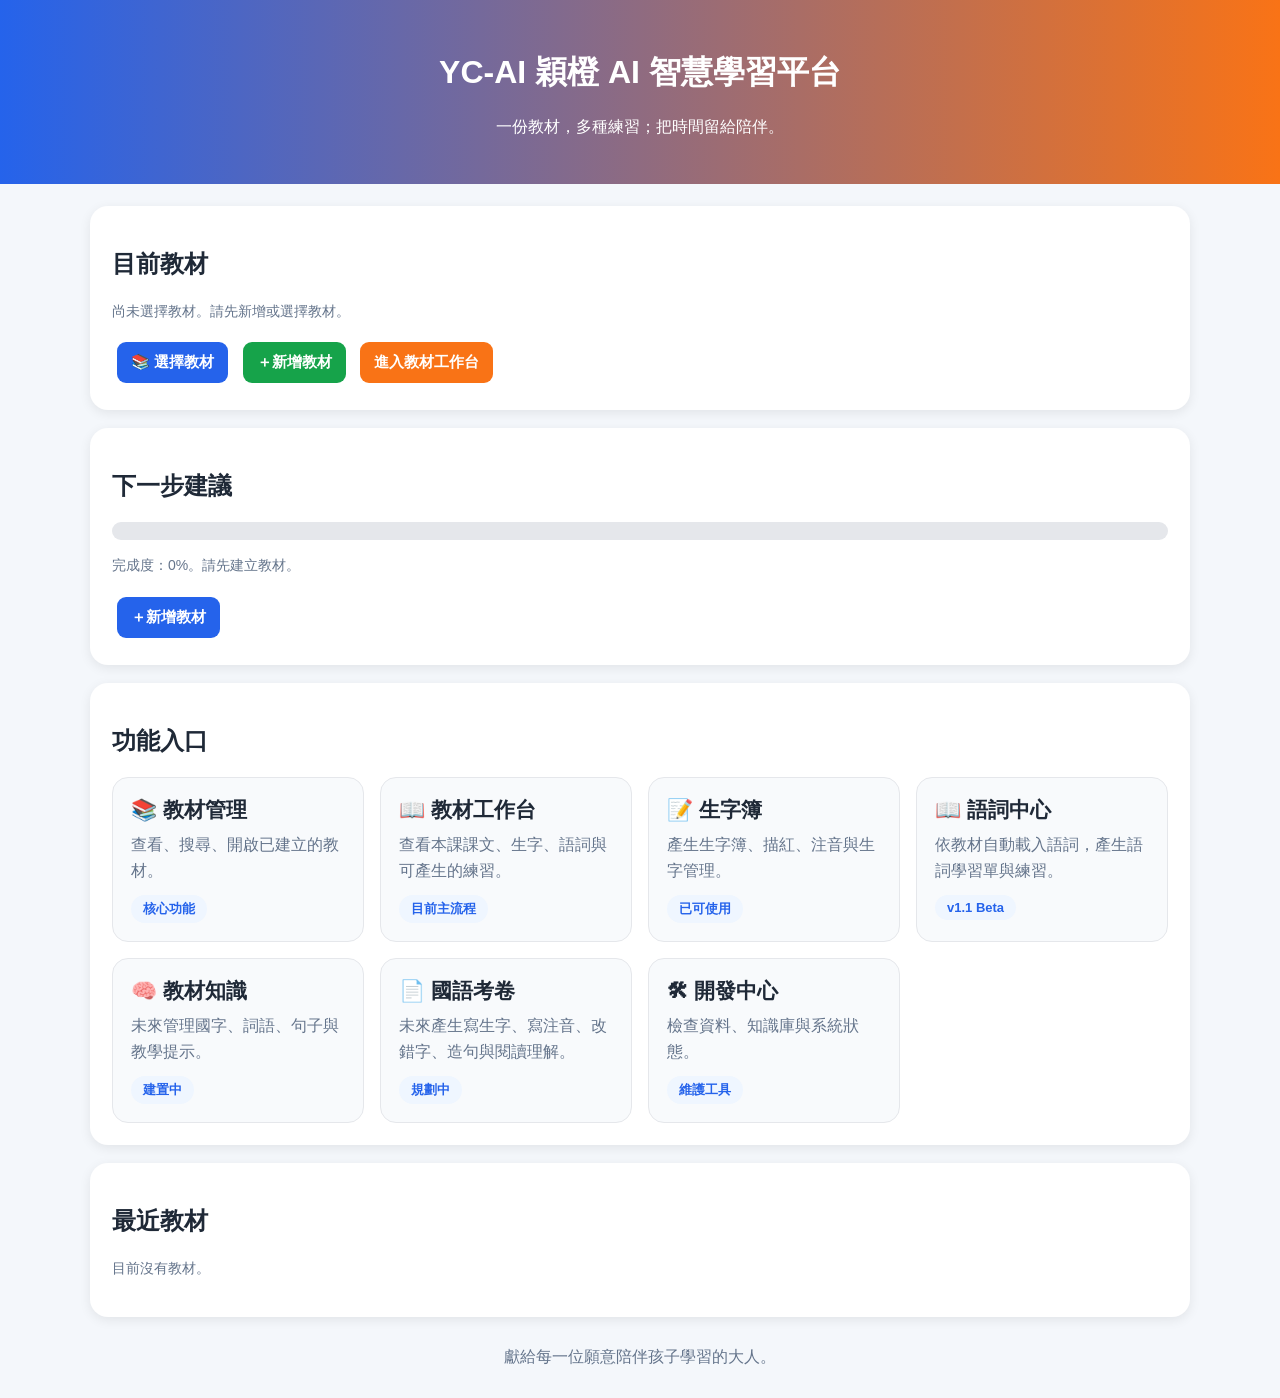
<file: index.html>
<!DOCTYPE html>
<html lang="zh-Hant">
<head>
<meta charset="UTF-8">
<meta name="viewport" content="width=device-width, initial-scale=1.0">
<title>YC-AI 穎橙 AI 智慧學習平台</title>
<meta http-equiv="refresh" content="0; url=dashboard.html">
</head>
<body>
正在前往 YC-AI 首頁...
</body>
</html>
</file>
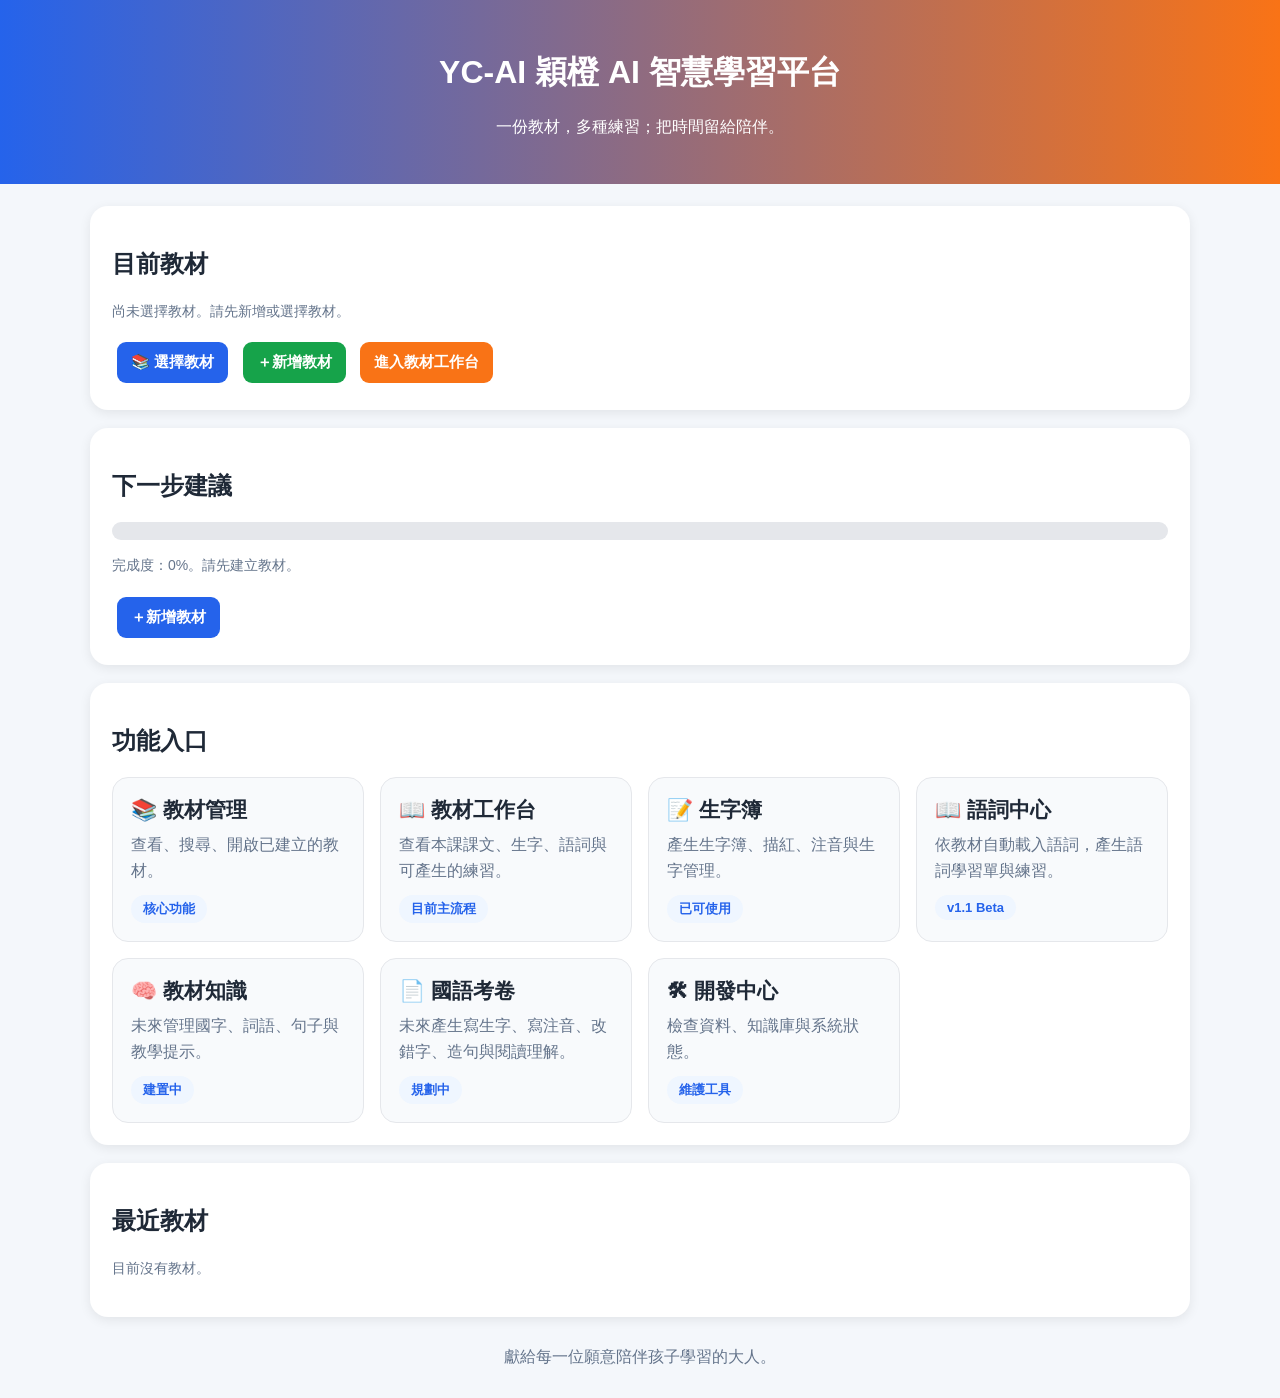
<file: dashboard.html>
<!DOCTYPE html>
<html lang="zh-Hant">
<head>
<meta charset="UTF-8">
<meta name="viewport" content="width=device-width, initial-scale=1.0">
<title>YC-AI 穎橙 AI 智慧學習平台</title>

<style>
body{margin:0;font-family:"Microsoft JhengHei",sans-serif;background:#f4f7fb;color:#1f2937;}
header{background:linear-gradient(90deg,#2563eb,#f97316);color:white;text-align:center;padding:30px 16px;}
main{max-width:1100px;margin:22px auto;padding:0 16px;}
.panel{background:white;border-radius:18px;padding:22px;margin-bottom:18px;box-shadow:0 3px 12px rgba(0,0,0,.08);}
.grid{display:grid;grid-template-columns:repeat(auto-fit,minmax(240px,1fr));gap:16px;}
.card{background:#f8fafc;border:1px solid #e5e7eb;border-radius:16px;padding:18px;cursor:pointer;}
.card:hover{border-color:#2563eb;}
.card h3{margin:0 0 8px;font-size:21px;}
.card p{margin:0;color:#64748b;line-height:1.6;}
.badge{display:inline-block;margin-top:12px;padding:5px 12px;border-radius:999px;background:#eff6ff;color:#2563eb;font-size:13px;font-weight:bold;}
button{border:0;border-radius:9px;padding:11px 14px;margin:5px;background:#2563eb;color:white;font-weight:bold;cursor:pointer;font-size:15px;}
button.green{background:#16a34a;}
button.orange{background:#f97316;}
button.gray{background:#64748b;}
.progress{height:18px;background:#e5e7eb;border-radius:999px;overflow:hidden;}
.progress div{height:100%;background:#16a34a;width:0%;}
.small{color:#64748b;font-size:14px;line-height:1.7;}
.lesson-item{border-bottom:1px solid #e5e7eb;padding:10px 0;cursor:pointer;}
.lesson-item:last-child{border-bottom:none;}
.lesson-item b{font-size:16px;}
.lesson-item span{display:block;color:#64748b;font-size:14px;margin-top:4px;}
footer{text-align:center;color:#64748b;margin:30px 0;}
</style>
</head>

<body>

<header>
  <h1>YC-AI 穎橙 AI 智慧學習平台</h1>
  <p>一份教材，多種練習；把時間留給陪伴。</p>
</header>

<main>

<section class="panel">
  <h2>目前教材</h2>
  <div id="currentLesson">讀取中...</div>
  <div style="margin-top:12px;">
    <button onclick="location.href='lesson-library.html'">📚 選擇教材</button>
    <button class="green" onclick="location.href='lesson.html'">＋新增教材</button>
    <button class="orange" onclick="location.href='lesson-workspace.html'">進入教材工作台</button>
  </div>
</section>

<section class="panel">
  <h2>下一步建議</h2>
  <div class="progress"><div id="progressBar"></div></div>
  <p id="progressText" class="small"></p>
  <div id="nextActions"></div>
</section>

<section class="panel">
  <h2>功能入口</h2>
  <div class="grid">

    <div class="card" onclick="location.href='lesson-library.html'">
      <h3>📚 教材管理</h3>
      <p>查看、搜尋、開啟已建立的教材。</p>
      <span class="badge">核心功能</span>
    </div>

    <div class="card" onclick="location.href='lesson-workspace.html'">
      <h3>📖 教材工作台</h3>
      <p>查看本課課文、生字、語詞與可產生的練習。</p>
      <span class="badge">目前主流程</span>
    </div>

    <div class="card" onclick="location.href='vocabulary.html'">
      <h3>📝 生字簿</h3>
      <p>產生生字簿、描紅、注音與生字管理。</p>
      <span class="badge">已可使用</span>
    </div>

<div class="card" onclick="location.href='phrase.html'">
  <h3>📖 語詞中心</h3>
  <p>依教材自動載入語詞，產生語詞學習單與練習。</p>
  <span class="badge">v1.1 Beta</span>
</div>
    <div class="card" onclick="location.href='knowledge.html'">
      <h3>🧠 教材知識</h3>
      <p>未來管理國字、詞語、句子與教學提示。</p>
      <span class="badge">建置中</span>
    </div>

    <div class="card" onclick="alert('國語考卷模組尚未建立')">
      <h3>📄 國語考卷</h3>
      <p>未來產生寫生字、寫注音、改錯字、造句與閱讀理解。</p>
      <span class="badge">規劃中</span>
    </div>

    <div class="card" onclick="location.href='developer.html'">
      <h3>🛠 開發中心</h3>
      <p>檢查資料、知識庫與系統狀態。</p>
      <span class="badge">維護工具</span>
    </div>

  </div>
</section>

<section class="panel">
  <h2>最近教材</h2>
  <div id="recentLessons">讀取中...</div>
</section>

</main>

<footer>
  獻給每一位願意陪伴孩子學習的大人。
</footer>

<script>
function gradeText(grade){
  const map={1:"一年級",2:"二年級",3:"三年級",4:"四年級",5:"五年級",6:"六年級"};
  return map[grade] || grade+"年級";
}

function semesterText(semester){
  return Number(semester)===1 ? "第一學期" : "第二學期";
}

function getAllLessons(){
  const lessons=[];
  for(let i=0;i<localStorage.length;i++){
    const key=localStorage.key(i);
    if(!key || !key.startsWith("YC_LESSON_")) continue;
    try{
      lessons.push({key,data:JSON.parse(localStorage.getItem(key))});
    }catch(e){}
  }
  lessons.sort((a,b)=>(b.data.updatedAt||"").localeCompare(a.data.updatedAt||""));
  return lessons;
}

function lessonMeta(d){
  return `${d.schoolYear}學年度｜${gradeText(d.grade)}｜${d.subject}｜${d.publisher}｜${semesterText(d.semester)}｜第${d.lesson}課`;
}

function getCurrentLesson(){
  const key=localStorage.getItem("YC_LAST_LESSON_KEY");
  if(!key) return null;
  const raw=localStorage.getItem(key);
  if(!raw) return null;
  return {key,data:JSON.parse(raw)};
}

function renderCurrentLesson(){
  const box=document.getElementById("currentLesson");
  const current=getCurrentLesson();

  if(!current){
    box.innerHTML='<p class="small">尚未選擇教材。請先新增或選擇教材。</p>';
    renderProgress(null);
    return;
  }

  const d=current.data;
  box.innerHTML=`
    <h3>${d.title || "未命名教材"}</h3>
    <p class="small">${lessonMeta(d)}</p>
  `;

  renderProgress(d);
}

function renderProgress(d){
  if(!d){
    document.getElementById("progressBar").style.width="0%";
    document.getElementById("progressText").textContent="完成度：0%。請先建立教材。";
    document.getElementById("nextActions").innerHTML='<button onclick="location.href=\'lesson.html\'">＋新增教材</button>';
    return;
  }

  const hasText=!!d.text;
  const hasWords=Array.isArray(d.newWords)&&d.newWords.length>0;
  const hasPhrases=Array.isArray(d.phrases)&&d.phrases.length>0;
  const hasGoals=Array.isArray(d.learningGoals)&&d.learningGoals.length>0;

  const score=[hasText,hasWords,hasPhrases,hasGoals].filter(Boolean).length;
  const percent=Math.round(score/4*100);

  document.getElementById("progressBar").style.width=percent+"%";
  document.getElementById("progressText").textContent=`教材完成度：${percent}%`;

  let html="";
  if(!hasText) html+="<button onclick=\"location.href='lesson.html'\">補課文</button>";
  if(!hasWords) html+="<button onclick=\"location.href='lesson.html'\">補生字</button>";
  if(!hasPhrases) html+="<button onclick=\"location.href='lesson.html'\">補語詞</button>";
  if(percent===100){
    html+="<button class='orange' onclick=\"location.href='lesson-workspace.html'\">進入教材工作台</button>";
    html+="<button onclick=\"location.href='vocabulary.html'\">產生生字簿</button>";
  }

  document.getElementById("nextActions").innerHTML=html;
}

function renderRecentLessons(){
  const box=document.getElementById("recentLessons");
  const lessons=getAllLessons().slice(0,5);

  if(!lessons.length){
    box.innerHTML='<p class="small">目前沒有教材。</p>';
    return;
  }

  box.innerHTML=lessons.map(item=>{
    const d=item.data;
    return `
      <div class="lesson-item" onclick="openLesson('${item.key}')">
        <b>${d.title || "未命名教材"}</b>
        <span>${lessonMeta(d)}</span>
      </div>
    `;
  }).join("");
}

function openLesson(key){
  localStorage.setItem("YC_LAST_LESSON_KEY",key);
  location.href="lesson-workspace.html";
}

renderCurrentLesson();
renderRecentLessons();
</script>

</body>
</html>
</file>
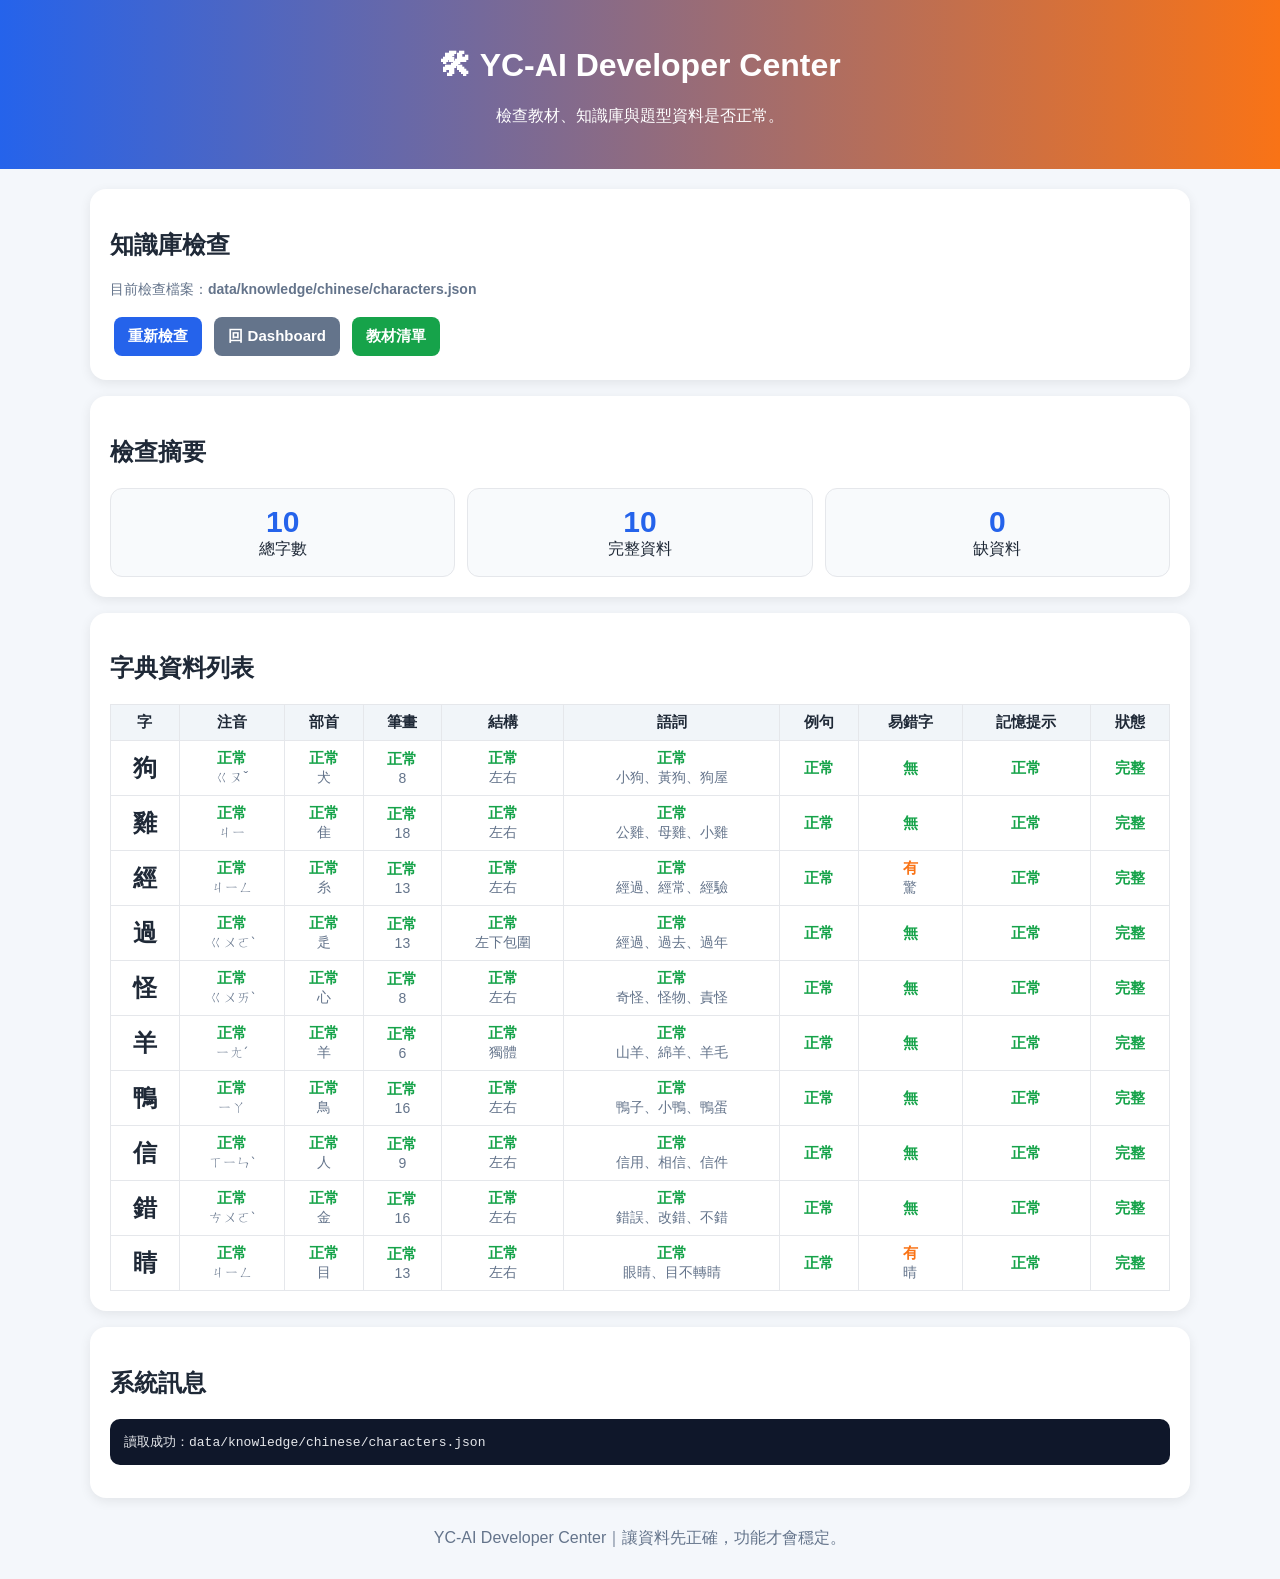
<file: developer.html>
<!DOCTYPE html>
<html lang="zh-Hant">
<head>
<meta charset="UTF-8">
<meta name="viewport" content="width=device-width, initial-scale=1.0">
<title>Developer Center｜YC-AI</title>

<style>
body{
  margin:0;
  font-family:"Microsoft JhengHei",sans-serif;
  background:#f4f7fb;
  color:#1f2937;
}

header{
  background:linear-gradient(90deg,#2563eb,#f97316);
  color:white;
  text-align:center;
  padding:26px 16px;
}

main{
  max-width:1100px;
  margin:20px auto;
  padding:0 16px;
}

.panel{
  background:white;
  border-radius:16px;
  padding:20px;
  margin-bottom:16px;
  box-shadow:0 3px 12px rgba(0,0,0,.08);
}

button{
  border:0;
  border-radius:8px;
  padding:10px 14px;
  background:#2563eb;
  color:white;
  font-weight:bold;
  cursor:pointer;
  font-size:15px;
  margin:4px;
}

button.gray{background:#64748b;}
button.green{background:#16a34a;}

.summary{
  display:grid;
  grid-template-columns:repeat(auto-fit,minmax(180px,1fr));
  gap:12px;
}

.card{
  background:#f8fafc;
  border:1px solid #e5e7eb;
  border-radius:12px;
  padding:16px;
  text-align:center;
}

.card strong{
  display:block;
  font-size:30px;
  color:#2563eb;
}

table{
  width:100%;
  border-collapse:collapse;
  margin-top:12px;
  font-size:15px;
}

th,td{
  border:1px solid #e5e7eb;
  padding:8px;
  text-align:center;
}

th{
  background:#f1f5f9;
}

.ok{
  color:#16a34a;
  font-weight:bold;
}

.bad{
  color:#dc2626;
  font-weight:bold;
}

.warn{
  color:#f97316;
  font-weight:bold;
}

.small{
  color:#64748b;
  font-size:14px;
}

pre{
  background:#0f172a;
  color:#e5e7eb;
  padding:14px;
  border-radius:10px;
  overflow:auto;
}

footer{
  text-align:center;
  color:#64748b;
  margin:30px 0;
}
</style>
</head>

<body>

<header>
  <h1>🛠 YC-AI Developer Center</h1>
  <p>檢查教材、知識庫與題型資料是否正常。</p>
</header>

<main>

<div class="panel">
  <h2>知識庫檢查</h2>
  <p class="small">
    目前檢查檔案：<b>data/knowledge/chinese/characters.json</b>
  </p>

  <button onclick="loadCharacters()">重新檢查</button>
  <button class="gray" onclick="location.href='dashboard.html'">回 Dashboard</button>
  <button class="green" onclick="location.href='lesson-library.html'">教材清單</button>
</div>

<div class="panel">
  <h2>檢查摘要</h2>
  <div class="summary">
    <div class="card">
      <strong id="totalChars">0</strong>
      總字數
    </div>
    <div class="card">
      <strong id="completeChars">0</strong>
      完整資料
    </div>
    <div class="card">
      <strong id="missingChars">0</strong>
      缺資料
    </div>
  </div>
</div>

<div class="panel">
  <h2>字典資料列表</h2>
  <div id="result">尚未讀取資料。</div>
</div>

<div class="panel">
  <h2>系統訊息</h2>
  <pre id="log">等待檢查...</pre>
</div>

</main>

<footer>
  YC-AI Developer Center｜讓資料先正確，功能才會穩定。
</footer>

<script>
const CHARACTER_PATH = "data/knowledge/chinese/characters.json";

function log(message){
  document.getElementById("log").textContent = message;
}

function checkArray(value){
  return Array.isArray(value) && value.length > 0;
}

function checkString(value){
  return typeof value === "string" && value.trim() !== "";
}

function checkNumber(value){
  return typeof value === "number" && value > 0;
}

function statusIcon(ok){
  return ok ? '<span class="ok">正常</span>' : '<span class="bad">缺</span>';
}

function checkCharacter(item){
  const checks = {
    char: checkString(item.char),
    zhuyin: checkArray(item.zhuyin),
    radical: checkString(item.radical),
    strokes: checkNumber(item.strokes),
    structure: checkString(item.structure),
    phrases: checkArray(item.phrases),
    sentences: checkArray(item.sentences),
    mistakes: Array.isArray(item.mistakes),
    similar: Array.isArray(item.similar),
    memoryTip: checkString(item.memoryTip),
    tags: Array.isArray(item.tags)
  };

  const required = [
    "char",
    "zhuyin",
    "radical",
    "strokes",
    "structure",
    "phrases",
    "sentences",
    "mistakes",
    "similar",
    "memoryTip",
    "tags"
  ];

  const complete = required.every(k => checks[k]);

  return {checks,complete};
}

async function loadCharacters(){
  try{
    log("正在讀取 characters.json ...");

    const response = await fetch(CHARACTER_PATH + "?t=" + Date.now());

    if(!response.ok){
      throw new Error("HTTP " + response.status);
    }

    const data = await response.json();

    renderCharacters(data);

    log("讀取成功：" + CHARACTER_PATH);
  }catch(error){
    document.getElementById("result").innerHTML =
      '<p class="bad">讀取失敗，請確認 characters.json 路徑與 JSON 格式是否正確。</p>';

    document.getElementById("totalChars").textContent = "0";
    document.getElementById("completeChars").textContent = "0";
    document.getElementById("missingChars").textContent = "0";

    log("錯誤：" + error.message);
  }
}

function renderCharacters(data){
  const keys = Object.keys(data || {});
  let completeCount = 0;

  let html = `
    <table>
      <thead>
        <tr>
          <th>字</th>
          <th>注音</th>
          <th>部首</th>
          <th>筆畫</th>
          <th>結構</th>
          <th>語詞</th>
          <th>例句</th>
          <th>易錯字</th>
          <th>記憶提示</th>
          <th>狀態</th>
        </tr>
      </thead>
      <tbody>
  `;

  keys.forEach(charKey=>{
    const item = data[charKey];
    const result = checkCharacter(item);

    if(result.complete){
      completeCount++;
    }

    html += `
      <tr>
        <td style="font-size:24px;font-weight:bold;">${item.char || charKey}</td>
        <td>${statusIcon(result.checks.zhuyin)}<br><span class="small">${(item.zhuyin || []).join("、")}</span></td>
        <td>${statusIcon(result.checks.radical)}<br><span class="small">${item.radical || ""}</span></td>
        <td>${statusIcon(result.checks.strokes)}<br><span class="small">${item.strokes || ""}</span></td>
        <td>${statusIcon(result.checks.structure)}<br><span class="small">${item.structure || ""}</span></td>
        <td>${statusIcon(result.checks.phrases)}<br><span class="small">${(item.phrases || []).slice(0,3).join("、")}</span></td>
        <td>${statusIcon(result.checks.sentences)}</td>
        <td>${Array.isArray(item.mistakes) && item.mistakes.length ? '<span class="warn">有</span>' : '<span class="ok">無</span>'}<br><span class="small">${(item.mistakes || []).join("、")}</span></td>
        <td>${statusIcon(result.checks.memoryTip)}</td>
        <td>${result.complete ? '<span class="ok">完整</span>' : '<span class="bad">需補</span>'}</td>
      </tr>
    `;
  });

  html += `
      </tbody>
    </table>
  `;

  if(keys.length === 0){
    html = '<p class="warn">characters.json 目前沒有資料。</p>';
  }

  document.getElementById("result").innerHTML = html;
  document.getElementById("totalChars").textContent = keys.length;
  document.getElementById("completeChars").textContent = completeCount;
  document.getElementById("missingChars").textContent = keys.length - completeCount;
}

loadCharacters();
</script>

</body>
</html>
</file>
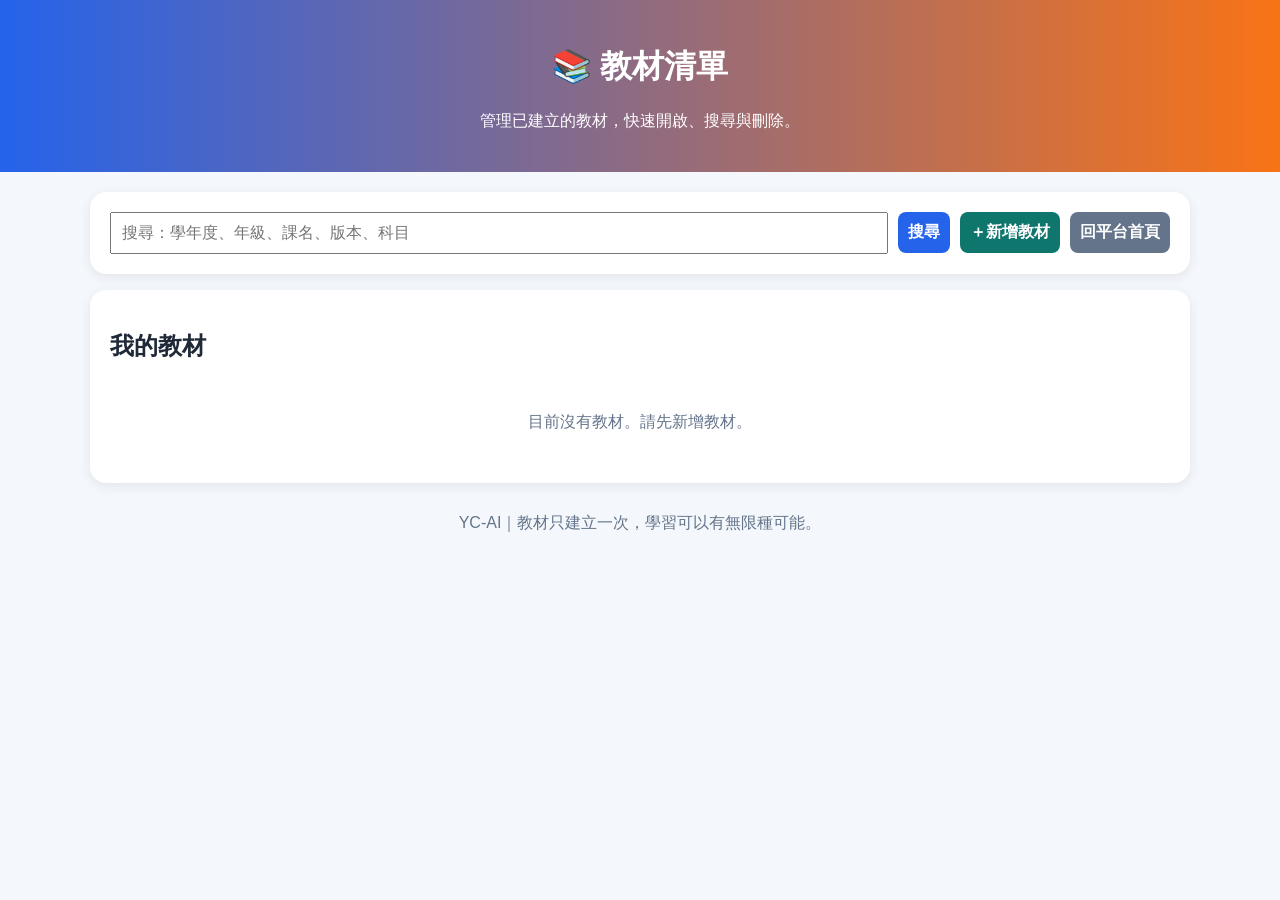
<file: lesson-library.html>
<!DOCTYPE html>
<html lang="zh-Hant">
<head>
<meta charset="UTF-8">
<meta name="viewport" content="width=device-width, initial-scale=1.0">
<title>教材清單｜穎橙 AI 學習平台</title>

<style>
body{
  margin:0;
  font-family:"Microsoft JhengHei",sans-serif;
  background:#f4f7fb;
  color:#1f2937;
}

header{
  background:linear-gradient(90deg,#2563eb,#f97316);
  color:white;
  text-align:center;
  padding:24px 16px;
}

main{
  max-width:1100px;
  margin:20px auto;
  padding:0 16px;
}

.panel{
  background:white;
  border-radius:16px;
  padding:20px;
  margin-bottom:16px;
  box-shadow:0 3px 12px rgba(0,0,0,.08);
}

.topbar{
  display:flex;
  gap:10px;
  flex-wrap:wrap;
  align-items:center;
}

input,button{
  box-sizing:border-box;
  padding:10px;
  font-size:16px;
}

input{
  flex:1;
  min-width:220px;
}

button{
  border:0;
  border-radius:8px;
  color:white;
  font-weight:bold;
  cursor:pointer;
}

.primary{background:#2563eb;}
.green{background:#0f766e;}
.gray{background:#64748b;}
.red{background:#dc2626;}

.lesson-card{
  background:white;
  border-radius:14px;
  padding:16px;
  margin-bottom:12px;
  border:1px solid #e5e7eb;
  box-shadow:0 2px 8px rgba(0,0,0,.05);
}

.lesson-card h3{
  margin:0 0 8px;
}

.meta{
  color:#64748b;
  font-size:14px;
  line-height:1.7;
}

.badge{
  display:inline-block;
  background:#eff6ff;
  color:#2563eb;
  border-radius:999px;
  padding:4px 10px;
  margin:3px;
  font-size:13px;
}

.actions{
  margin-top:12px;
  display:flex;
  gap:8px;
  flex-wrap:wrap;
}

.actions button{
  min-width:90px;
}

.empty{
  text-align:center;
  color:#64748b;
  padding:30px;
}

footer{
  text-align:center;
  color:#64748b;
  margin:30px 0;
}

@media screen and (max-width:768px){
  .topbar{
    display:block;
  }

  input,button{
    width:100%;
    margin-top:8px;
  }

  .actions button{
    width:100%;
  }
}
</style>
</head>

<body>

<header>
  <h1>📚 教材清單</h1>
  <p>管理已建立的教材，快速開啟、搜尋與刪除。</p>
</header>

<main>

<div class="panel">
  <div class="topbar">
    <input id="searchInput" type="text" placeholder="搜尋：學年度、年級、課名、版本、科目">
    <button class="primary" onclick="renderLessons()">搜尋</button>
    <button class="green" onclick="location.href='lesson.html'">＋新增教材</button>
    <button class="gray" onclick="location.href='platform.html'">回平台首頁</button>
  </div>
</div>

<div class="panel">
  <h2>我的教材</h2>
  <div id="lessonList" class="empty">讀取中...</div>
</div>

</main>

<footer>
  YC-AI｜教材只建立一次，學習可以有無限種可能。
</footer>

<script>
function getAllLessons(){
  const lessons=[];

  for(let i=0;i<localStorage.length;i++){
    const key=localStorage.key(i);

    if(!key || !key.startsWith("YC_LESSON_")) continue;

    try{
      const data=JSON.parse(localStorage.getItem(key));
      lessons.push({key,data});
    }catch(e){
      console.warn("教材讀取失敗",key,e);
    }
  }

  lessons.sort((a,b)=>{
    const da=a.data.updatedAt || "";
    const db=b.data.updatedAt || "";
    return db.localeCompare(da);
  });

  return lessons;
}

function gradeText(grade){
  const map={
    1:"一年級",
    2:"二年級",
    3:"三年級",
    4:"四年級",
    5:"五年級",
    6:"六年級"
  };
  return map[grade] || grade+"年級";
}

function semesterText(semester){
  return Number(semester)===1 ? "第一學期" : "第二學期";
}

function formatDate(iso){
  if(!iso) return "未紀錄";
  try{
    const d=new Date(iso);
    return d.toLocaleString("zh-TW");
  }catch(e){
    return iso;
  }
}

function lessonTitle(data){
  return `${data.schoolYear || ""}學年度｜${gradeText(data.grade)}｜${data.subject || ""}｜${data.publisher || ""}｜${semesterText(data.semester)}｜第${data.lesson || ""}課`;
}

function lessonSearchText(item){
  const d=item.data;
  return [
    item.key,
    d.schoolYear,
    d.grade,
    d.subject,
    d.publisher,
    d.semester,
    d.lesson,
    d.title,
    (d.newWords || []).join(""),
    (d.phrases || []).join("")
  ].join(" ").toLowerCase();
}

function renderLessons(){
  const box=document.getElementById("lessonList");
  const keyword=document.getElementById("searchInput").value.trim().toLowerCase();

  let lessons=getAllLessons();

  if(keyword){
    lessons=lessons.filter(item=>lessonSearchText(item).includes(keyword));
  }

  if(!lessons.length){
    box.className="empty";
    box.innerHTML="目前沒有教材。請先新增教材。";
    return;
  }

  box.className="";

  let html="";

  lessons.forEach(item=>{
    const d=item.data;

    html+=`
      <div class="lesson-card">
        <h3>${d.title || "未命名教材"}</h3>

        <div class="meta">
          ${lessonTitle(d)}<br>
          最後修改：${formatDate(d.updatedAt)}<br>
          教材代碼：${item.key}
        </div>

        <div style="margin-top:8px;">
          ${(d.newWords || []).slice(0,12).map(w=>`<span class="badge">${w}</span>`).join("")}
        </div>

        <div class="actions">
          <button class="primary" onclick="openLesson('${item.key}')">開啟</button>
          <button class="green" onclick="exportLesson('${item.key}')">匯出</button>
          <button class="red" onclick="deleteLesson('${item.key}')">刪除</button>
        </div>
      </div>
    `;
  });

  box.innerHTML=html;
}

function openLesson(key){
  localStorage.setItem("YC_LAST_LESSON_KEY",key);
  location.href="lesson.html";
}

function deleteLesson(key){
  if(!confirm("確定要刪除這份教材？\\n刪除後無法復原。")) return;

  localStorage.removeItem(key);

  if(localStorage.getItem("YC_LAST_LESSON_KEY")===key){
    localStorage.removeItem("YC_LAST_LESSON_KEY");
  }

  renderLessons();
}

function exportLesson(key){
  const raw=localStorage.getItem(key);

  if(!raw){
    alert("找不到教材資料。");
    return;
  }

  const data=JSON.parse(raw);
  const blob=new Blob([JSON.stringify(data,null,2)],{type:"application/json"});
  const url=URL.createObjectURL(blob);

  const a=document.createElement("a");
  a.href=url;
  a.download=`lesson_${data.schoolYear}_${data.publisher}_G${data.grade}_S${data.semester}_L${data.lesson}.json`;
  a.click();

  URL.revokeObjectURL(url);
}

document.getElementById("searchInput").addEventListener("input",renderLessons);

renderLessons();
</script>

</body>
</html>
</file>
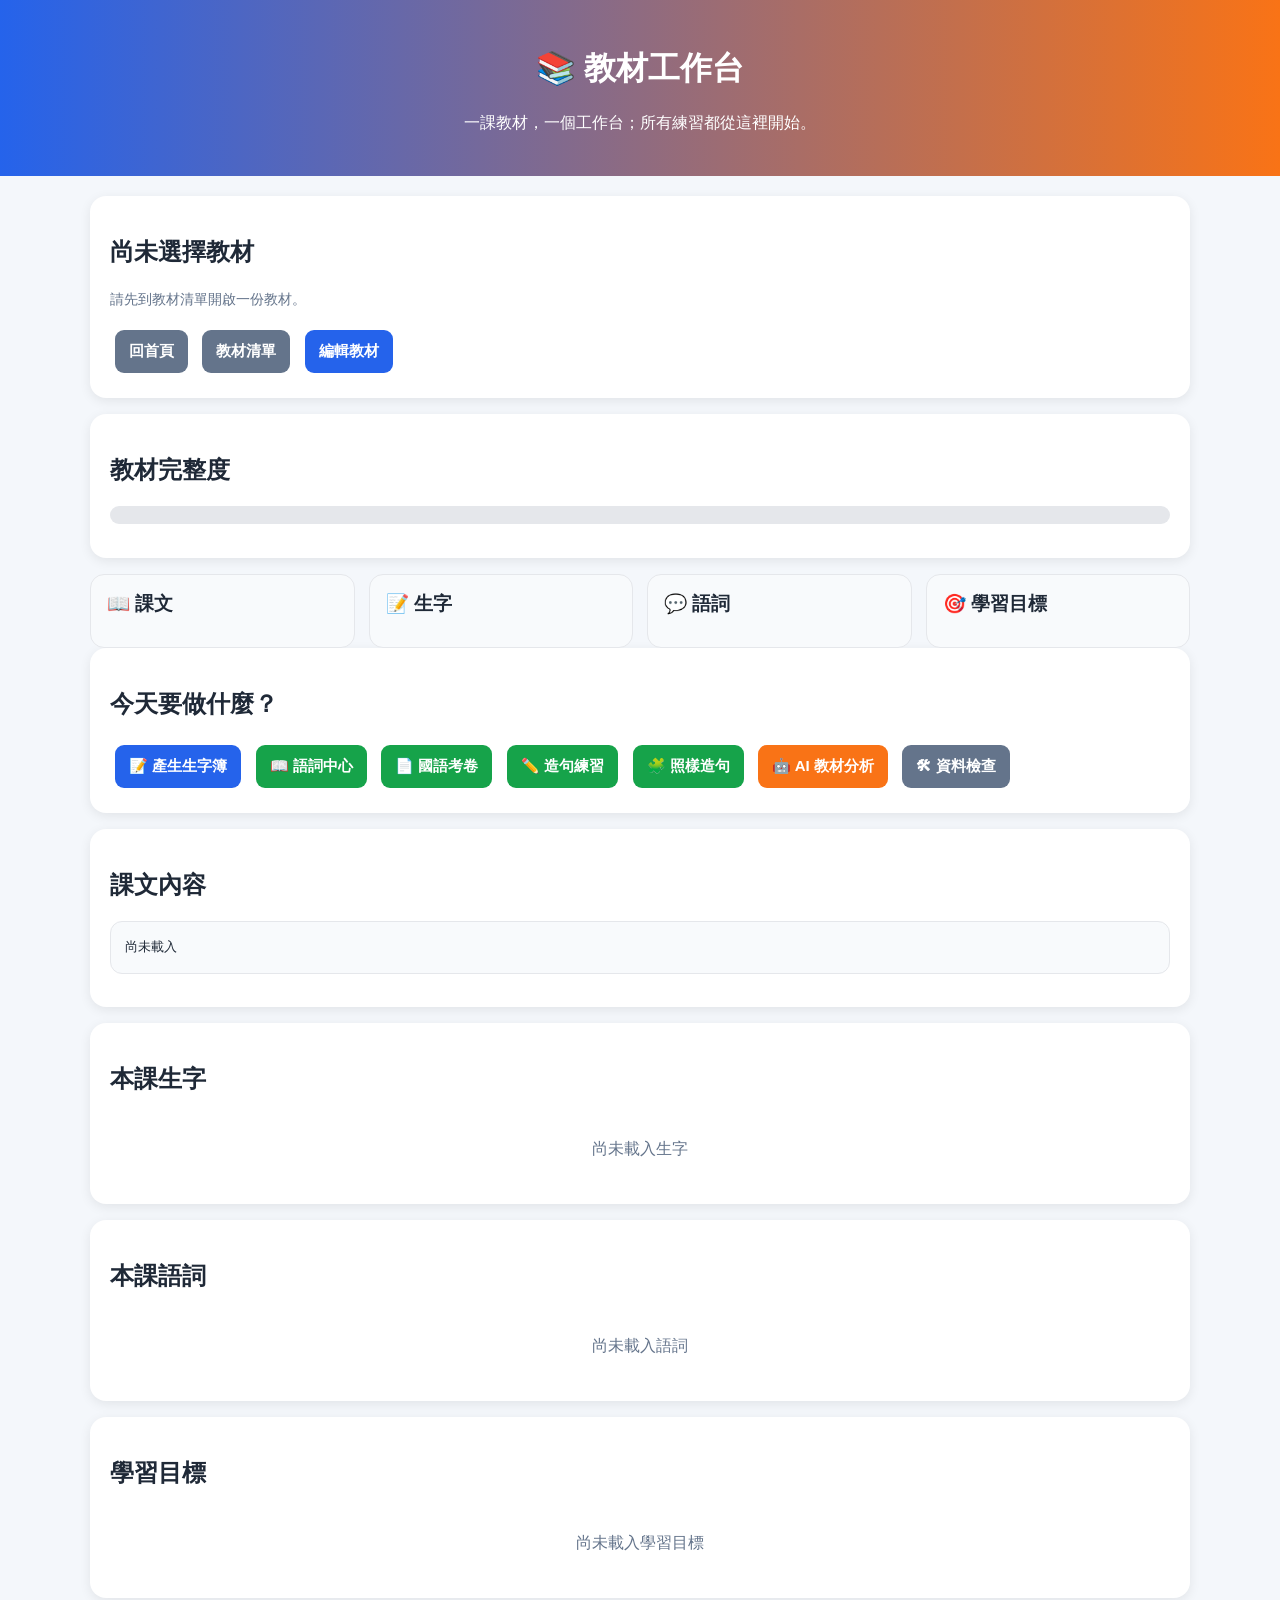
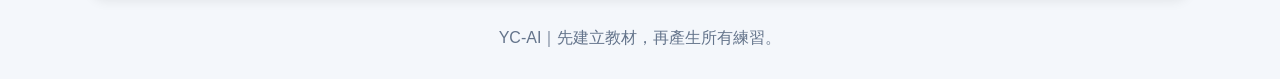
<file: lesson-workspace.html>
<!DOCTYPE html>
<html lang="zh-Hant">
<head>
<meta charset="UTF-8">
<meta name="viewport" content="width=device-width, initial-scale=1.0">
<title>教材工作台｜YC-AI</title>
<style>
body{margin:0;font-family:"Microsoft JhengHei",sans-serif;background:#f4f7fb;color:#1f2937;}
header{background:linear-gradient(90deg,#2563eb,#f97316);color:white;text-align:center;padding:26px 16px;}
main{max-width:1100px;margin:20px auto;padding:0 16px;}
.panel{background:white;border-radius:16px;padding:20px;margin-bottom:16px;box-shadow:0 3px 12px rgba(0,0,0,.08);}
.grid{display:grid;grid-template-columns:repeat(auto-fit,minmax(220px,1fr));gap:14px;}
.card{background:#f8fafc;border:1px solid #e5e7eb;border-radius:14px;padding:16px;}
.card h3{margin:0 0 8px;}
.badge{display:inline-block;background:#eff6ff;color:#2563eb;border-radius:999px;padding:5px 11px;margin:4px;font-size:14px;}
button{border:0;border-radius:9px;padding:12px 14px;margin:5px;background:#2563eb;color:white;font-weight:bold;cursor:pointer;font-size:15px;}
button.green{background:#16a34a;}
button.orange{background:#f97316;}
button.gray{background:#64748b;}
.progress{height:18px;background:#e5e7eb;border-radius:999px;overflow:hidden;}
.progress div{height:100%;background:#16a34a;width:0%;}
.small{color:#64748b;font-size:14px;line-height:1.7;}
pre{white-space:pre-wrap;line-height:1.8;background:#f8fafc;border:1px solid #e5e7eb;border-radius:12px;padding:14px;}
.empty{text-align:center;color:#64748b;padding:24px;}
footer{text-align:center;color:#64748b;margin:30px 0;}
</style>
</head>

<body>

<header>
  <h1>📚 教材工作台</h1>
  <p>一課教材，一個工作台；所有練習都從這裡開始。</p>
</header>

<main>

<div class="panel">
  <h2 id="lessonTitle">讀取教材中...</h2>
  <p id="lessonMeta" class="small"></p>
  <button class="gray" onclick="location.href='dashboard.html'">回首頁</button>
  <button class="gray" onclick="location.href='lesson-library.html'">教材清單</button>
  <button onclick="location.href='lesson.html'">編輯教材</button>
</div>

<div class="panel">
  <h2>教材完整度</h2>
  <div class="progress"><div id="progressBar"></div></div>
  <p id="progressText" class="small"></p>
</div>

<div class="grid">
  <div class="card">
    <h3>📖 課文</h3>
    <p id="textStatus" class="small"></p>
  </div>
  <div class="card">
    <h3>📝 生字</h3>
    <p id="wordStatus" class="small"></p>
  </div>
  <div class="card">
    <h3>💬 語詞</h3>
    <p id="phraseStatus" class="small"></p>
  </div>
  <div class="card">
    <h3>🎯 學習目標</h3>
    <p id="goalStatus" class="small"></p>
  </div>
</div>

<div class="panel">
  <h2>今天要做什麼？</h2>
 <button onclick="location.href='vocabulary.html'">📝 產生生字簿</button>
<button class="green" onclick="location.href='phrase.html'">📖 語詞中心</button>
<button class="green" onclick="alert('國語考卷模組尚未建立')">📄 國語考卷</button>
<button class="green" onclick="alert('造句練習模組尚未建立')">✏️ 造句練習</button>
<button class="green" onclick="alert('照樣造句模組尚未建立')">🧩 照樣造句</button>
<button class="orange" onclick="alert('AI 教材分析尚未建立')">🤖 AI 教材分析</button>
<button class="gray" onclick="location.href='developer.html'">🛠 資料檢查</button>
</div>

<div class="panel">
  <h2>課文內容</h2>
  <pre id="lessonText">尚未載入</pre>
</div>

<div class="panel">
  <h2>本課生字</h2>
  <div id="newWords"></div>
</div>

<div class="panel">
  <h2>本課語詞</h2>
  <div id="phrases"></div>
</div>

<div class="panel">
  <h2>學習目標</h2>
  <div id="goals"></div>
</div>

</main>

<footer>
  YC-AI｜先建立教材，再產生所有練習。
</footer>

<script>
function gradeText(grade){
  const map={1:"一年級",2:"二年級",3:"三年級",4:"四年級",5:"五年級",6:"六年級"};
  return map[grade] || grade+"年級";
}

function semesterText(semester){
  return Number(semester)===1 ? "第一學期" : "第二學期";
}

function badgeList(list){
  if(!list || !list.length) return '<span class="small">尚未輸入</span>';
  return list.map(x=>`<span class="badge">${x}</span>`).join("");
}

function loadCurrentLesson(){
  const key=localStorage.getItem("YC_LAST_LESSON_KEY");

  if(!key){
    showEmpty();
    return;
  }

  const raw=localStorage.getItem(key);

  if(!raw){
    showEmpty();
    return;
  }

  const data=JSON.parse(raw);
  renderLesson(data);
}

function showEmpty(){
  document.getElementById("lessonTitle").textContent="尚未選擇教材";
  document.getElementById("lessonMeta").textContent="請先到教材清單開啟一份教材。";
  document.getElementById("lessonText").textContent="尚未載入";
  document.getElementById("newWords").innerHTML='<div class="empty">尚未載入生字</div>';
  document.getElementById("phrases").innerHTML='<div class="empty">尚未載入語詞</div>';
  document.getElementById("goals").innerHTML='<div class="empty">尚未載入學習目標</div>';
}

function renderLesson(d){
  document.getElementById("lessonTitle").textContent=d.title || "未命名教材";

  document.getElementById("lessonMeta").textContent=
    `${d.schoolYear}學年度｜${gradeText(d.grade)}｜${d.subject}｜${d.publisher}｜${semesterText(d.semester)}｜第${d.lesson}課`;

  const hasText=!!d.text;
  const hasWords=Array.isArray(d.newWords)&&d.newWords.length>0;
  const hasPhrases=Array.isArray(d.phrases)&&d.phrases.length>0;
  const hasGoals=Array.isArray(d.learningGoals)&&d.learningGoals.length>0;

  const score=[hasText,hasWords,hasPhrases,hasGoals].filter(Boolean).length;
  const percent=Math.round(score/4*100);

  document.getElementById("progressBar").style.width=percent+"%";
  document.getElementById("progressText").textContent=`完成度：${percent}%（課文、生字、語詞、學習目標）`;

  document.getElementById("textStatus").textContent=hasText ? "已建立課文" : "尚未輸入課文";
  document.getElementById("wordStatus").textContent=hasWords ? `共 ${d.newWords.length} 個生字` : "尚未輸入生字";
  document.getElementById("phraseStatus").textContent=hasPhrases ? `共 ${d.phrases.length} 個語詞` : "尚未輸入語詞";
  document.getElementById("goalStatus").textContent=hasGoals ? `共 ${d.learningGoals.length} 個目標` : "尚未輸入學習目標";

  document.getElementById("lessonText").textContent=d.text || "尚未輸入課文";
  document.getElementById("newWords").innerHTML=badgeList(d.newWords);
  document.getElementById("phrases").innerHTML=badgeList(d.phrases);
  document.getElementById("goals").innerHTML=badgeList(d.learningGoals);
}

loadCurrentLesson();
</script>

</body>
</html>
</file>
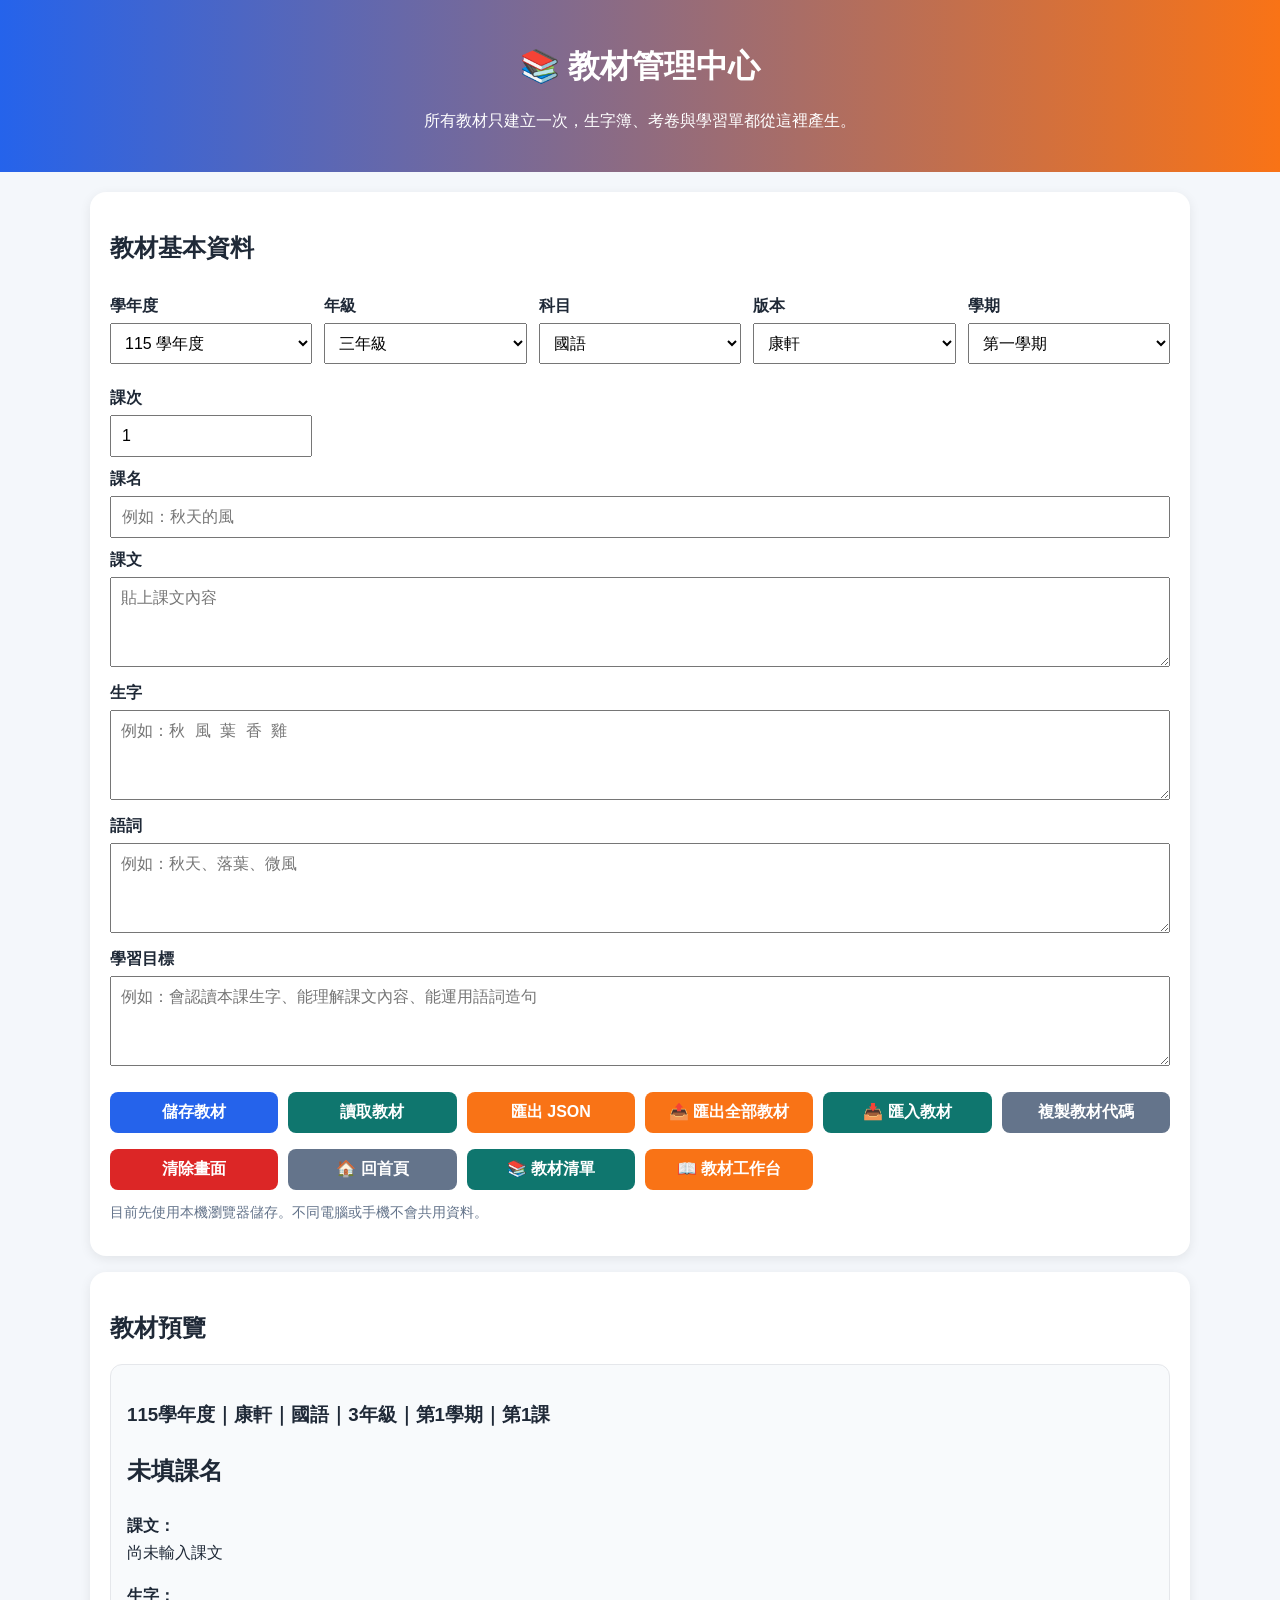
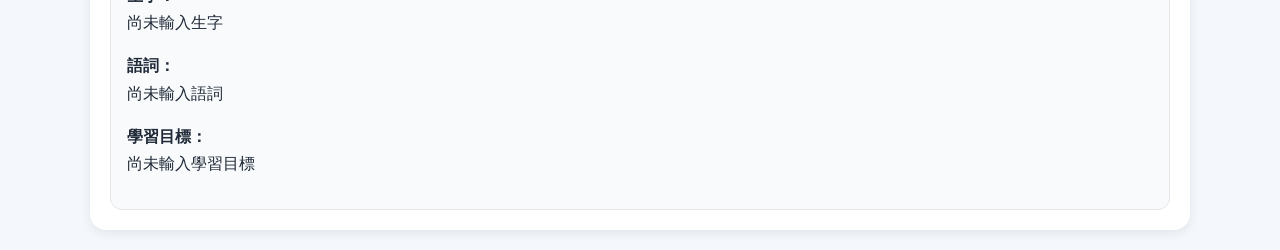
<file: lesson.html>
<!DOCTYPE html>
<html lang="zh-Hant">
<head>
<meta charset="UTF-8">
<meta name="viewport" content="width=device-width, initial-scale=1.0">
<title>教材管理中心｜穎橙 AI 學習平台</title>

<style>
body{
  margin:0;
  font-family:"Microsoft JhengHei",sans-serif;
  background:#f4f7fb;
  color:#1f2937;
}

header{
  background:linear-gradient(90deg,#2563eb,#f97316);
  color:white;
  text-align:center;
  padding:24px 16px;
}

main{
  max-width:1100px;
  margin:20px auto;
  padding:0 16px;
}

.panel{
  background:white;
  border-radius:16px;
  padding:20px;
  margin-bottom:16px;
  box-shadow:0 3px 12px rgba(0,0,0,.08);
}

.grid{
  display:grid;
  grid-template-columns:repeat(auto-fit,minmax(180px,1fr));
  gap:12px;
}

label{
  display:block;
  font-weight:bold;
  margin-top:12px;
}

input,select,textarea,button{
  width:100%;
  box-sizing:border-box;
  padding:10px;
  margin-top:6px;
  font-size:16px;
}

textarea{
  min-height:90px;
}

button{
  border:0;
  border-radius:8px;
  color:white;
  font-weight:bold;
  cursor:pointer;
}

.primary{background:#2563eb;}
.green{background:#0f766e;}
.orange{background:#f97316;}
.gray{background:#64748b;}
.red{background:#dc2626;}

.btnRow{
  display:grid;
  grid-template-columns:repeat(auto-fit,minmax(150px,1fr));
  gap:10px;
  margin-top:16px;
}

.preview{
  background:#f8fafc;
  border:1px solid #e5e7eb;
  border-radius:12px;
  padding:16px;
  line-height:1.7;
}

.badge{
  display:inline-block;
  background:#eff6ff;
  color:#2563eb;
  border-radius:999px;
  padding:4px 10px;
  margin:3px;
  font-size:14px;
}

.small{
  color:#64748b;
  font-size:14px;
}

@media screen and (max-width:768px){
  main{padding:0 10px;}
}
</style>
</head>

<body>

<header>
  <h1>📚 教材管理中心</h1>
  <p>所有教材只建立一次，生字簿、考卷與學習單都從這裡產生。</p>
</header>

<main>

<div class="panel">
  <h2>教材基本資料</h2>

  <div class="grid">
    <div>
      <label>學年度</label>
      <select id="schoolYear">
        <option value="115" selected>115 學年度</option>
        <option value="116">116 學年度</option>
        <option value="117">117 學年度</option>
      </select>
    </div>

    <div>
      <label>年級</label>
      <select id="grade">
        <option value="1">一年級</option>
        <option value="2">二年級</option>
        <option value="3" selected>三年級</option>
        <option value="4">四年級</option>
        <option value="5">五年級</option>
        <option value="6">六年級</option>
      </select>
    </div>

    <div>
      <label>科目</label>
      <select id="subject">
        <option value="國語" selected>國語</option>
        <option value="數學">數學</option>
        <option value="英文">英文</option>
        <option value="自然">自然</option>
        <option value="社會">社會</option>
      </select>
    </div>

    <div>
      <label>版本</label>
      <select id="publisher">
        <option value="康軒" selected>康軒</option>
        <option value="南一">南一</option>
        <option value="翰林">翰林</option>
        <option value="自訂">自訂</option>
      </select>
    </div>

    <div>
      <label>學期</label>
      <select id="semester">
        <option value="1" selected>第一學期</option>
        <option value="2">第二學期</option>
      </select>
    </div>

    <div>
      <label>課次</label>
      <input id="lessonNo" type="number" value="1" min="1">
    </div>
  </div>

  <label>課名</label>
  <input id="title" type="text" placeholder="例如：秋天的風">

  <label>課文</label>
  <textarea id="text" placeholder="貼上課文內容"></textarea>

  <label>生字</label>
  <textarea id="newWords" placeholder="例如：秋 風 葉 香 雞"></textarea>

  <label>語詞</label>
  <textarea id="phrases" placeholder="例如：秋天、落葉、微風"></textarea>

  <label>學習目標</label>
  <textarea id="goals" placeholder="例如：會認讀本課生字、能理解課文內容、能運用語詞造句"></textarea>

 <div class="btnRow">
    <button class="primary" onclick="saveLesson()">儲存教材</button>
    <button class="green" onclick="loadLesson()">讀取教材</button>
    <button class="orange" onclick="exportLesson()">匯出 JSON</button>
<button class="orange" onclick="exportAllLessons()">📤 匯出全部教材</button>

<button class="green" onclick="importLessons()">📥 匯入教材</button>
    <button class="gray" onclick="copyLessonKey()">複製教材代碼</button>
    <button class="red" onclick="clearLesson()">清除畫面</button>

    <button class="gray" onclick="location.href='dashboard.html'">🏠 回首頁</button>
    <button class="green" onclick="location.href='lesson-library.html'">📚 教材清單</button>
    <button class="orange" onclick="goWorkspace()">📖 教材工作台</button>
  </div>

  <p class="small">
    目前先使用本機瀏覽器儲存。不同電腦或手機不會共用資料。
  </p>
</div>

<div class="panel">
  <h2>教材預覽</h2>
  <div id="preview" class="preview">尚未建立教材。</div>
</div>

</main>

<script>
function getLessonKey(){
  const schoolYear=document.getElementById("schoolYear").value;
  const grade=document.getElementById("grade").value;
  const subject=document.getElementById("subject").value;
  const publisher=document.getElementById("publisher").value;
  const semester=document.getElementById("semester").value;
  const lessonNo=document.getElementById("lessonNo").value || "1";

  return `YC_LESSON_${schoolYear}_${subject}_${publisher}_G${grade}_S${semester}_L${lessonNo}`;
}

function parseList(text){
  return text
    .split(/[\s,，、\n\r]+/)
    .map(x=>x.trim())
    .filter(Boolean);
}

function getLessonData(){
  return {
    schoolYear:Number(document.getElementById("schoolYear").value),
    grade:Number(document.getElementById("grade").value),
    subject:document.getElementById("subject").value,
    publisher:document.getElementById("publisher").value,
    semester:Number(document.getElementById("semester").value),
    lesson:Number(document.getElementById("lessonNo").value || 1),
    title:document.getElementById("title").value.trim(),
    text:document.getElementById("text").value.trim(),
    newWords:parseList(document.getElementById("newWords").value),
    phrases:parseList(document.getElementById("phrases").value),
    learningGoals:parseList(document.getElementById("goals").value),
    updatedAt:new Date().toISOString()
  };
}

function setLessonData(data){
  document.getElementById("schoolYear").value=data.schoolYear || 115;
  document.getElementById("grade").value=data.grade || 3;
  document.getElementById("subject").value=data.subject || "國語";
  document.getElementById("publisher").value=data.publisher || "康軒";
  document.getElementById("semester").value=data.semester || 1;
  document.getElementById("lessonNo").value=data.lesson || 1;
  document.getElementById("title").value=data.title || "";
  document.getElementById("text").value=data.text || "";
  document.getElementById("newWords").value=(data.newWords || []).join(" ");
  document.getElementById("phrases").value=(data.phrases || []).join("、");
  document.getElementById("goals").value=(data.learningGoals || []).join("、");
  renderPreview();
}

function saveLesson(){
  const key=getLessonKey();
  const data=getLessonData();

  localStorage.setItem(key,JSON.stringify(data));
  localStorage.setItem("YC_LAST_LESSON_KEY",key);

  renderPreview();
  alert("教材已儲存在本機。");
}

function loadLesson(){
  const key=getLessonKey();
  const raw=localStorage.getItem(key);

  if(!raw){
    alert("找不到這份教材。請確認學年度、年級、版本、學期與課次是否正確。");
    return;
  }

  setLessonData(JSON.parse(raw));
  alert("教材已讀取。");
}

function clearLesson(){
  if(!confirm("確定清除畫面？本機已儲存的教材不會刪除。"))return;

  document.getElementById("title").value="";
  document.getElementById("text").value="";
  document.getElementById("newWords").value="";
  document.getElementById("phrases").value="";
  document.getElementById("goals").value="";
  renderPreview();
}

function exportLesson(){
  const data=getLessonData();
  const json=JSON.stringify(data,null,2);

  const blob=new Blob([json],{type:"application/json"});
  const url=URL.createObjectURL(blob);

  const a=document.createElement("a");
  a.href=url;
  a.download=`lesson_${data.schoolYear}_${data.publisher}_G${data.grade}_S${data.semester}_L${data.lesson}.json`;
  a.click();

  URL.revokeObjectURL(url);
}

function copyLessonKey(){
  const key=getLessonKey();

  navigator.clipboard.writeText(key).then(()=>{
    alert("教材代碼已複製：\\n"+key);
  }).catch(()=>{
    alert("教材代碼：\\n"+key);
  });
}
function goWorkspace(){
  const key=getLessonKey();

  if(!localStorage.getItem(key)){
    if(confirm("這份教材尚未儲存，要先儲存再進入工作台嗎？")){
      saveLesson();
    }else{
      return;
    }
  }else{
    localStorage.setItem("YC_LAST_LESSON_KEY",key);
  }

  location.href="lesson-workspace.html";
}
  
function renderPreview(){
  const data=getLessonData();

  let html=`
    <h3>${data.schoolYear}學年度｜${data.publisher}｜${data.subject}｜${data.grade}年級｜第${data.semester}學期｜第${data.lesson}課</h3>
    <h2>${data.title || "未填課名"}</h2>
  `;

  html+=`<p><b>課文：</b><br>${data.text ? data.text.replace(/\\n/g,"<br>") : "尚未輸入課文"}</p>`;

  html+=`<p><b>生字：</b><br>`;
  if(data.newWords.length){
    data.newWords.forEach(w=>html+=`<span class="badge">${w}</span>`);
  }else{
    html+="尚未輸入生字";
  }
  html+=`</p>`;

  html+=`<p><b>語詞：</b><br>`;
  if(data.phrases.length){
    data.phrases.forEach(w=>html+=`<span class="badge">${w}</span>`);
  }else{
    html+="尚未輸入語詞";
  }
  html+=`</p>`;

  html+=`<p><b>學習目標：</b><br>`;
  if(data.learningGoals.length){
    data.learningGoals.forEach(w=>html+=`<span class="badge">${w}</span>`);
  }else{
    html+="尚未輸入學習目標";
  }
  html+=`</p>`;

  document.getElementById("preview").innerHTML=html;
}

document.querySelectorAll("input,select,textarea").forEach(el=>{
  el.addEventListener("input",renderPreview);
  el.addEventListener("change",renderPreview);
});

const lastKey=localStorage.getItem("YC_LAST_LESSON_KEY");
if(lastKey && localStorage.getItem(lastKey)){
  setLessonData(JSON.parse(localStorage.getItem(lastKey)));
}else{
  renderPreview();
}

function exportAllLessons(){
console.log(Object.keys(localStorage));

    let allLessons = {};

    // 找出所有教材
    for(let i=0;i<localStorage.length;i++){

        const key = localStorage.key(i);

        if(key.startsWith("YC_LESSON_")){
            allLessons[key] = JSON.parse(localStorage.getItem(key));
        }

    }

    const blob = new Blob(
        [JSON.stringify(allLessons,null,2)],
        {type:"application/json"}
    );

    const url = URL.createObjectURL(blob);

    const a = document.createElement("a");

    a.href = url;

    a.download = "YC-AI-教材備份.json";

    a.click();

    URL.revokeObjectURL(url);

    alert("教材已匯出完成！");
}
function importLessons(){

    const input = document.createElement("input");
    input.type = "file";
    input.accept = ".json,application/json";

    input.onchange = function(event){

        const file = event.target.files[0];
        if(!file) return;

        const reader = new FileReader();

        reader.onload = function(e){

            try{
                const data = JSON.parse(e.target.result);

                let count = 0;

                Object.keys(data).forEach(key=>{
                    if(key.startsWith("YC_LESSON_")){
                        localStorage.setItem(key, JSON.stringify(data[key]));
                        count++;
                    }
                });

                alert("教材匯入完成，共匯入 " + count + " 份教材。");

            }catch(err){
                alert("匯入失敗，請確認檔案是 YC-AI 教材備份 JSON。");
            }

        };

        reader.readAsText(file);
    };

    input.click();
}
</script>
</body>
</html>
</file>
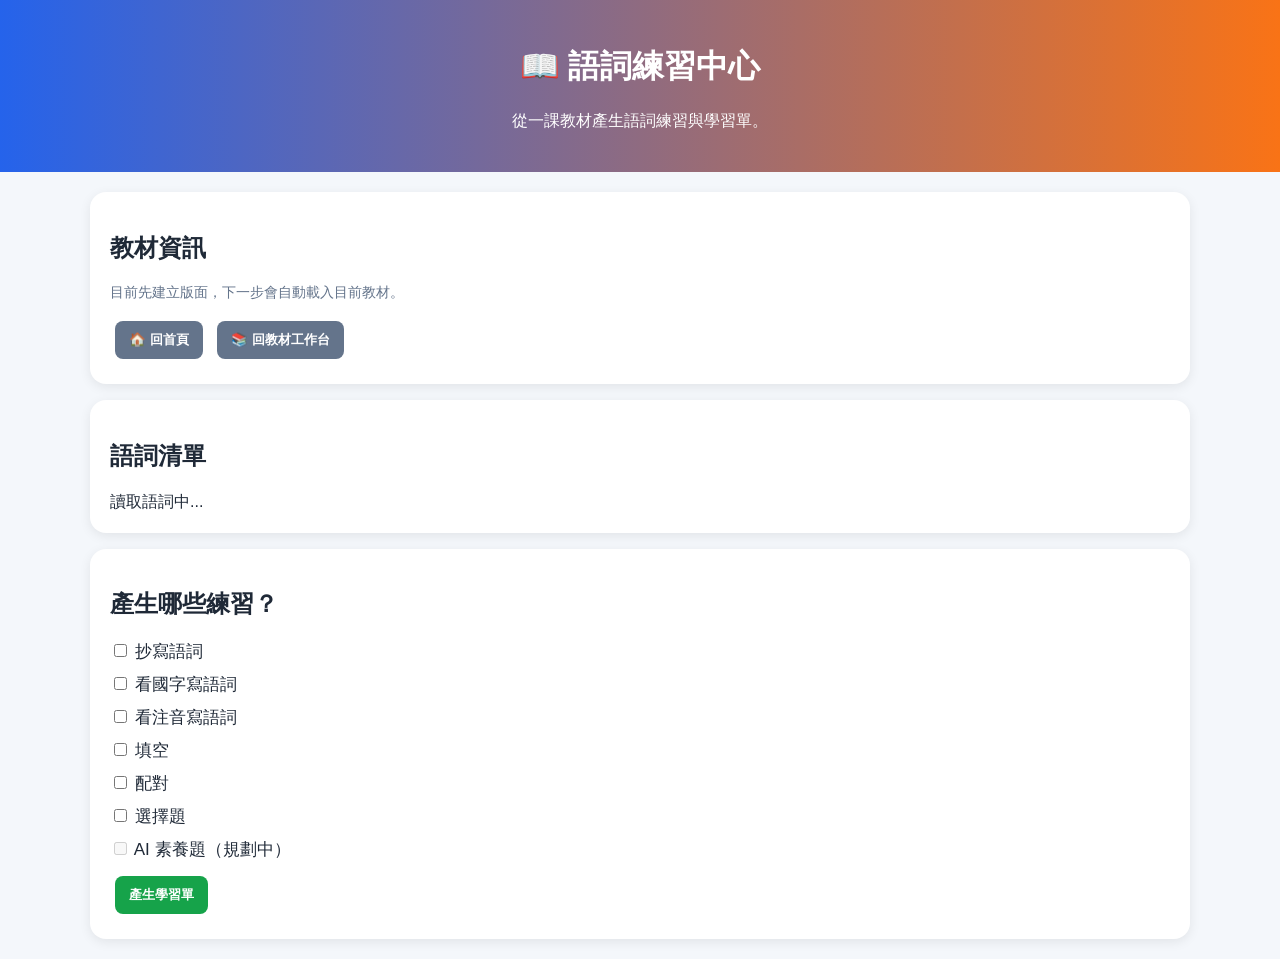
<file: phrase.html>
<!DOCTYPE html>
<html lang="zh-Hant">
<head>
<meta charset="UTF-8">
<meta name="viewport" content="width=device-width, initial-scale=1.0">
<title>語詞練習中心｜YC-AI</title>
<style>
body{margin:0;font-family:"Microsoft JhengHei",sans-serif;background:#f4f7fb;color:#1f2937;}
header{background:linear-gradient(90deg,#2563eb,#f97316);color:white;text-align:center;padding:24px 16px;}
main{max-width:1100px;margin:20px auto;padding:0 16px;}
.panel{background:white;border-radius:16px;padding:20px;margin-bottom:16px;box-shadow:0 3px 12px rgba(0,0,0,.08);}
button{border:0;border-radius:8px;padding:10px 14px;margin:5px;background:#2563eb;color:white;font-weight:bold;cursor:pointer;}
.gray{background:#64748b;}
.green{background:#16a34a;}
.badge{display:inline-block;background:#eff6ff;color:#2563eb;border-radius:999px;padding:6px 12px;margin:5px;}
.option{display:block;margin:10px 0;font-size:17px;}
.small{color:#64748b;font-size:14px;}
</style>
</head>

<body>

<header>
  <h1>📖 語詞練習中心</h1>
  <p>從一課教材產生語詞練習與學習單。</p>
</header>

<main>

<div class="panel">
  <h2>教材資訊</h2>
  <p class="small">目前先建立版面，下一步會自動載入目前教材。</p>
  <button class="gray" onclick="location.href='dashboard.html'">🏠 回首頁</button>
  <button class="gray" onclick="location.href='lesson-workspace.html'">📚 回教材工作台</button>
</div>

<div class="panel">
  <h2>語詞清單</h2>
  <div id="phraseList">讀取語詞中...</div>
</div>
<div class="panel">
  <h2>產生哪些練習？</h2>
  <label class="option"><input type="checkbox"> 抄寫語詞</label>
  <label class="option"><input type="checkbox"> 看國字寫語詞</label>
  <label class="option"><input type="checkbox"> 看注音寫語詞</label>
  <label class="option"><input type="checkbox"> 填空</label>
  <label class="option"><input type="checkbox"> 配對</label>
  <label class="option"><input type="checkbox"> 選擇題</label>
  <label class="option"><input type="checkbox" disabled> AI 素養題（規劃中）</label>

  <button class="green" onclick="alert('語詞學習單產生功能下一版建立')">產生學習單</button>
</div>

</main>
<script src="js/phrase.js"></script>
</body>
</html>
</file>
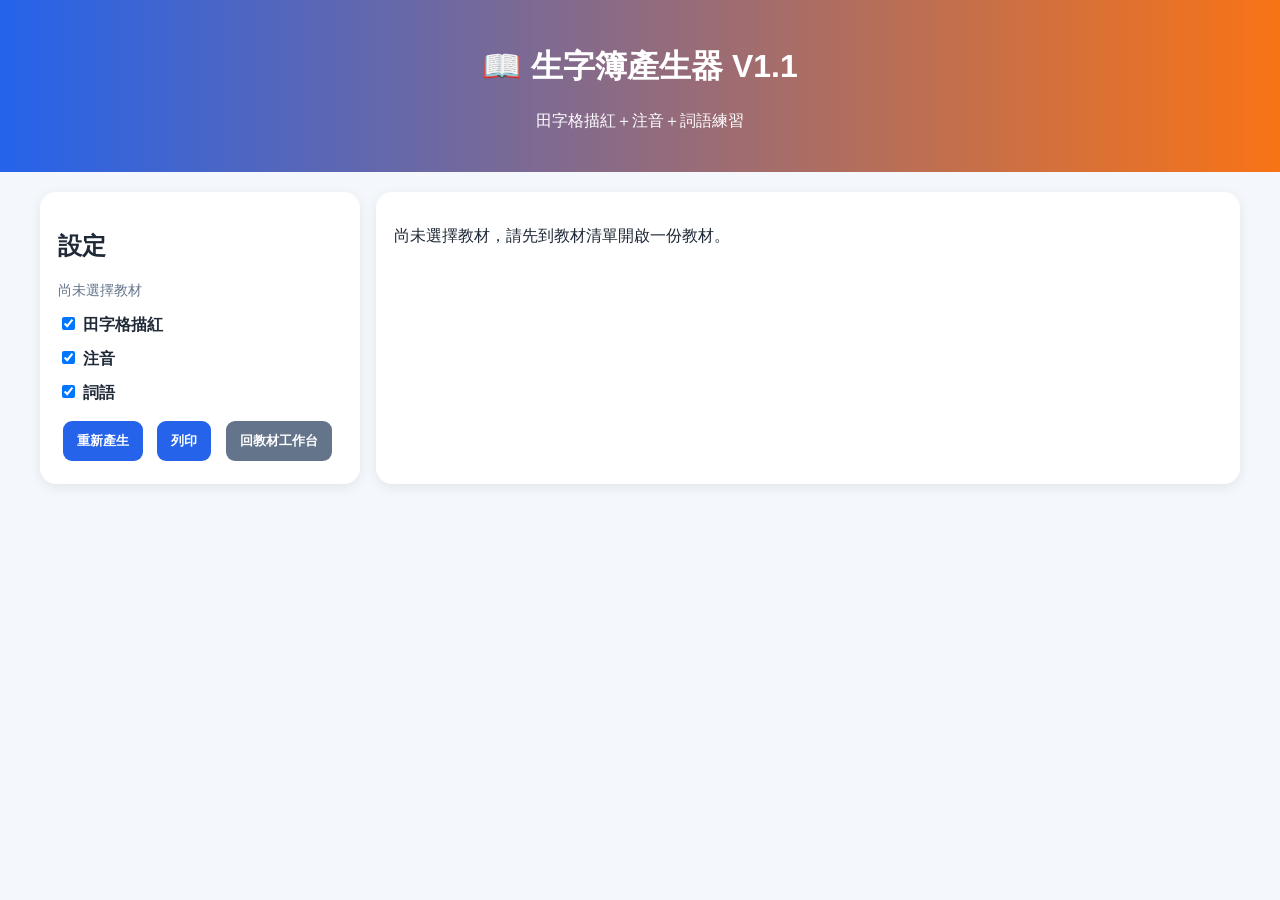
<file: vocabulary-generator.html>
<!DOCTYPE html>
<html lang="zh-Hant">
<head>
<meta charset="UTF-8">
<meta name="viewport" content="width=device-width, initial-scale=1.0">
<title>生字簿產生器｜YC-AI</title>
<style>
body{margin:0;font-family:"Microsoft JhengHei",sans-serif;background:#f4f7fb;color:#1f2937;}
header{background:linear-gradient(90deg,#2563eb,#f97316);color:white;text-align:center;padding:24px;}
main{max-width:1200px;margin:20px auto;padding:0 16px;}
.wrap{display:grid;grid-template-columns:320px 1fr;gap:16px;}
.panel,.preview{background:white;border-radius:16px;padding:18px;box-shadow:0 3px 12px rgba(0,0,0,.08);}
label{display:block;margin:12px 0;font-weight:bold;}
input[type="checkbox"]{width:auto;margin-right:8px;}
button{border:0;border-radius:9px;padding:11px 14px;margin:5px;background:#2563eb;color:white;font-weight:bold;cursor:pointer;}
button.gray{background:#64748b;}
.small{color:#64748b;font-size:14px;}
.word-block{border-bottom:1px solid #e5e7eb;padding:18px 0;}
.word-title{font-size:26px;font-weight:bold;margin-bottom:8px;}
.practice-row{display:flex;gap:8px;flex-wrap:wrap;margin-top:10px;}
.grid-char{
  width:64px;height:64px;border:2px solid #2563eb;position:relative;
  display:flex;align-items:center;justify-content:center;
  font-size:44px;font-family:"標楷體","DFKai-SB",serif;box-sizing:border-box;background:white;
}
.grid-char::before{content:"";position:absolute;left:50%;top:0;height:100%;border-left:1px dashed #93c5fd;}
.grid-char::after{content:"";position:absolute;top:50%;left:0;width:100%;border-top:1px dashed #93c5fd;}
.diag1,.diag2{position:absolute;width:142%;border-top:1px dashed #bfdbfe;left:-21%;top:50%;}
.diag1{transform:rotate(45deg);}
.diag2{transform:rotate(-45deg);}
.grid-char span{position:relative;z-index:2;}
.trace-char span{color:#9ca3af;}
.blank-char span{color:transparent;}
.zhuyin{font-size:22px;color:#2563eb;margin-top:8px;}
.phrase{margin-top:8px;font-size:19px;}
@media(max-width:768px){.wrap{grid-template-columns:1fr;}}
@media print{
  header,.panel{display:none;}
  body{background:white;}
  main{max-width:none;margin:0;padding:0;}
  .preview{box-shadow:none;border-radius:0;}
}
</style>
</head>

<body>
<header>
  <h1>📖 生字簿產生器 V1.1</h1>
  <p>田字格描紅＋注音＋詞語練習</p>
</header>

<main>
<div class="wrap">
<section class="panel">
  <h2>設定</h2>
  <p id="lessonInfo" class="small">讀取教材中...</p>

  <label><input type="checkbox" id="showTrace" checked onchange="render()">田字格描紅</label>
  <label><input type="checkbox" id="showZhuyin" checked onchange="render()">注音</label>
  <label><input type="checkbox" id="showPhrase" checked onchange="render()">詞語</label>

  <button onclick="render()">重新產生</button>
  <button onclick="window.print()">列印</button>
  <button class="gray" onclick="location.href='lesson-workspace.html'">回教材工作台</button>
</section>

<section class="preview" id="preview">尚未載入教材。</section>
</div>
</main>

<script>
let currentLesson=null;
let characterData={};

function getCurrentLesson(){
  const key=localStorage.getItem("YC_LAST_LESSON_KEY");
  if(!key)return null;
  const raw=localStorage.getItem(key);
  if(!raw)return null;
  return JSON.parse(raw);
}

async function loadCharacters(){
  try{
    const res=await fetch("data/knowledge/chinese/characters.json?t="+Date.now());
    characterData=await res.json();
  }catch(e){
    characterData={};
  }
}

function gridCell(ch,type){
  return `
    <div class="grid-char ${type}">
      <div class="diag1"></div>
      <div class="diag2"></div>
      <span>${ch}</span>
    </div>
  `;
}

function render(){
  const preview=document.getElementById("preview");

  if(!currentLesson){
    preview.innerHTML="<p>尚未選擇教材，請先到教材清單開啟一份教材。</p>";
    return;
  }

  const words=currentLesson.newWords||[];
  const showTrace=document.getElementById("showTrace").checked;
  const showZhuyin=document.getElementById("showZhuyin").checked;
  const showPhrase=document.getElementById("showPhrase").checked;

  let html=`<h2>${currentLesson.title||"未命名教材"} 生字簿</h2>`;
  html+=`<p class="small">${currentLesson.schoolYear}學年度｜${currentLesson.grade}年級｜${currentLesson.subject}｜${currentLesson.publisher}｜第${currentLesson.lesson}課</p>`;

  if(!words.length){
    html+="<p>本課尚未輸入生字。</p>";
    preview.innerHTML=html;
    return;
  }

  words.forEach(ch=>{
    const info=characterData[ch]||{};
    html+=`<div class="word-block">`;
    html+=`<div class="word-title">${ch}</div>`;

    if(showTrace){
      html+=`<div class="practice-row">`;
      html+=gridCell(ch,"trace-char");
      html+=gridCell(ch,"trace-char");
      html+=gridCell(ch,"blank-char");
      html+=gridCell(ch,"blank-char");
      html+=`</div>`;
    }

    if(showZhuyin){
      html+=`<div class="zhuyin">注音：${(info.zhuyin||[""]).join("、") || "________"}</div>`;
    }

    if(showPhrase){
      const phrases=info.phrases||[];
      html+=`<div class="phrase">詞語：${phrases.length?phrases.join("、"):"__________"}</div>`;
    }

    html+=`</div>`;
  });

  preview.innerHTML=html;
}

async function init(){
  currentLesson=getCurrentLesson();

  if(currentLesson){
    document.getElementById("lessonInfo").textContent=
      `${currentLesson.title||"未命名教材"}｜共 ${(currentLesson.newWords||[]).length} 個生字`;
  }else{
    document.getElementById("lessonInfo").textContent="尚未選擇教材";
  }

  await loadCharacters();
  render();
}

init();
</script>
</body>
</html>
</file>
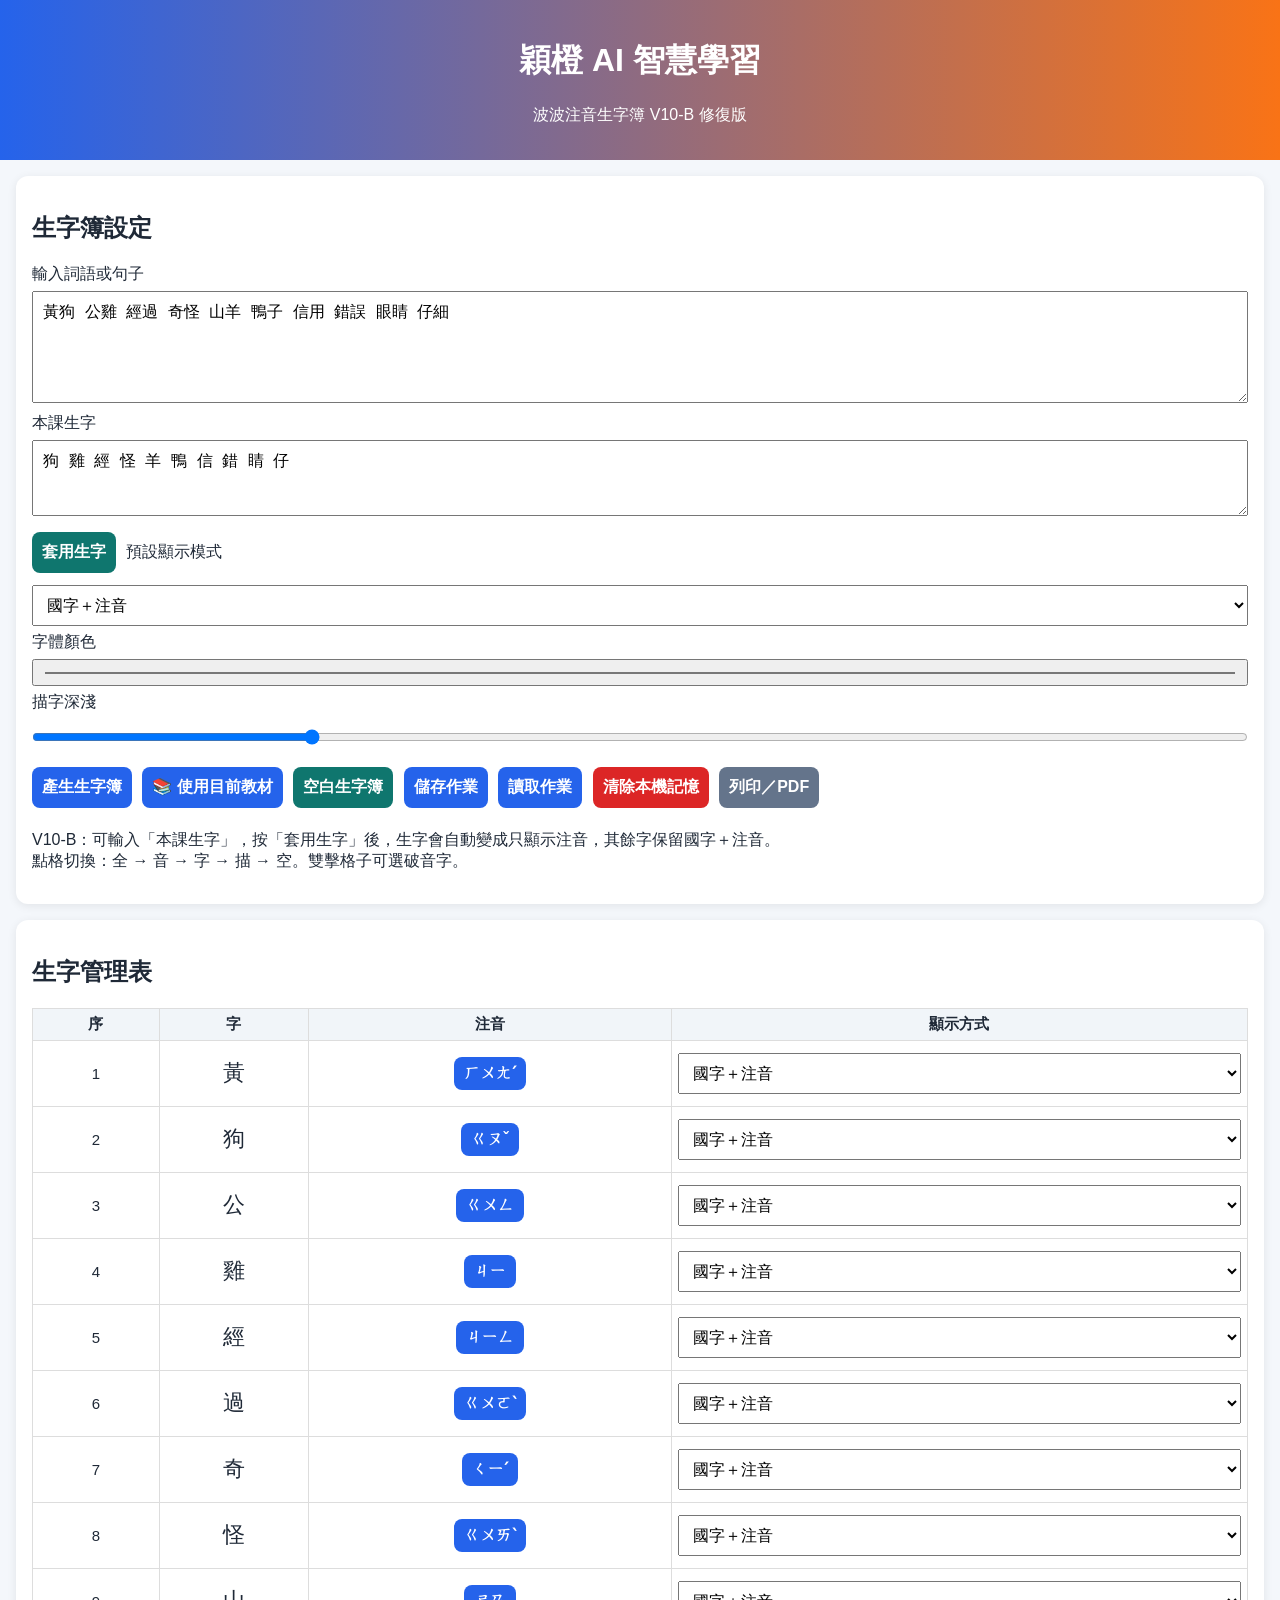
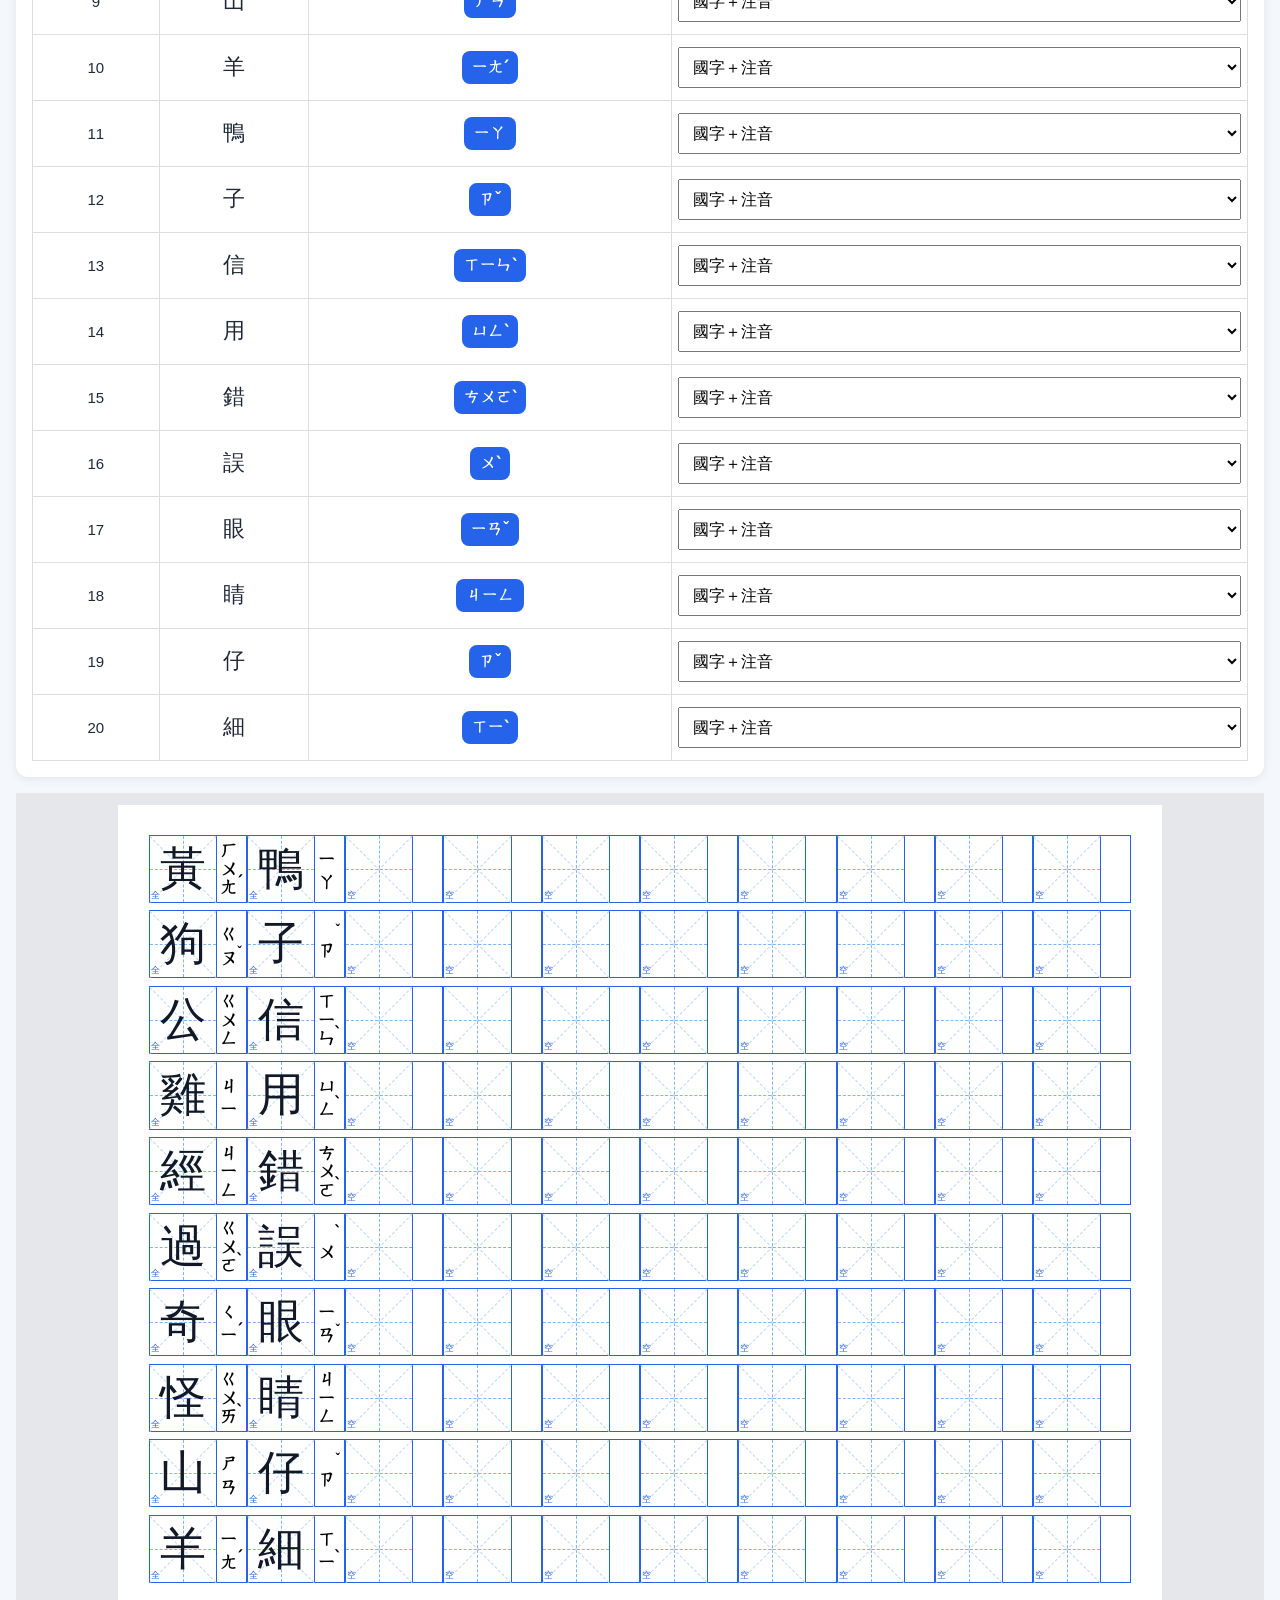
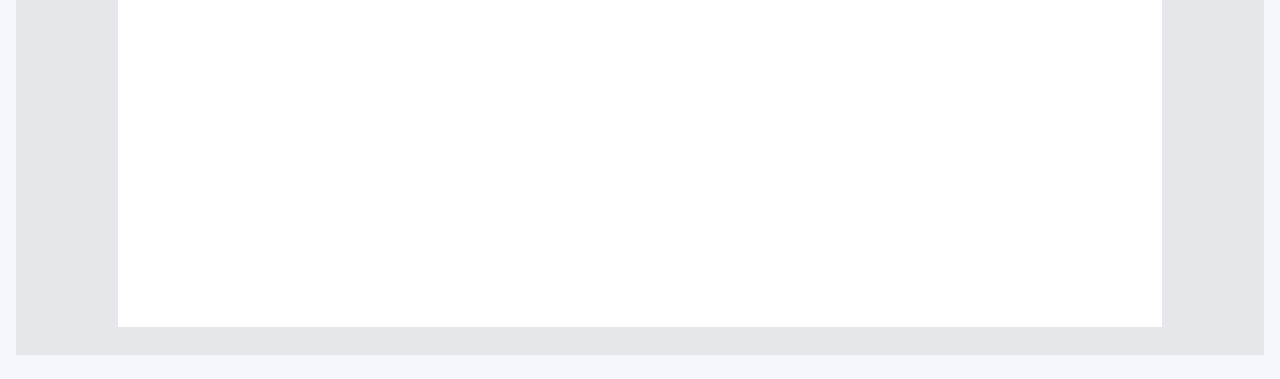
<file: vocabulary.html>
<!DOCTYPE html>
<html lang="zh-Hant">
<head>
<meta charset="UTF-8">
<meta name="viewport" content="width=device-width, initial-scale=1.0">
<title>生字簿產生器｜穎橙 AI 智慧學習</title>
<link rel="stylesheet" href="css/vocabulary.css">
</head>

<body>

<header>
  <h1>穎橙 AI 智慧學習</h1>
  <p>波波注音生字簿 V10-B 修復版</p>
</header>

<main>
  <div id="app"></div>
</main>

<script src="js/vocabulary.js"></script>

</body>
</html>
</file>
<file: css/vocabulary.css>
body{
  margin:0;
  font-family:"Microsoft JhengHei",sans-serif;
  background:#f4f7fb;
  color:#1f2937;
}

header{
  background:linear-gradient(90deg,#2563eb,#f97316);
  color:white;
  text-align:center;
  padding:18px;
}

main{padding:16px;}

.panel{
  background:white;
  border-radius:12px;
  padding:16px;
  margin-bottom:16px;
  box-shadow:0 2px 10px rgba(0,0,0,.08);
}

textarea,select,input,button{
  font-size:16px;
  padding:10px;
  margin:6px 0;
  box-sizing:border-box;
}

textarea,input,select{width:100%;}

button{
  border:0;
  border-radius:8px;
  background:#2563eb;
  color:white;
  font-weight:bold;
  cursor:pointer;
  margin-right:6px;
}

button.green{background:#0f766e;}
button.danger{background:#dc2626;}
button.secondary{background:#64748b;}

.row{
  display:flex;
  gap:10px;
  align-items:center;
}

.paper-wrap{
  overflow:auto;
  background:#e5e7eb;
  padding:12px;
}

.page{
  width:max-content;
  min-height:297mm;
  background:white;
  margin:0 auto 16px;
  padding:8mm;
  box-sizing:border-box;
}

.grid{
  display:grid;
  grid-template-columns:repeat(10,26mm);
  grid-template-rows:repeat(10,20mm);
  direction:rtl;
}

.word-cell{
  width:26mm;
  height:20mm;
  display:flex;
  flex-direction:row-reverse;
  box-sizing:border-box;
}

.char-grid{
  width:18mm;
  height:18mm;
  position:relative;
  border:1.4px solid #2563eb;
  box-sizing:border-box;
  background:white;
}

.char-grid::before{
  content:"";
  position:absolute;
  left:50%;
  top:0;
  height:100%;
  border-left:1px dashed #7db4ff;
  z-index:1;
}

.char-grid::after{
  content:"";
  position:absolute;
  top:50%;
  left:0;
  width:100%;
  border-top:1px dashed #7db4ff;
  z-index:1;
}

.diag1,.diag2{
  position:absolute;
  width:142%;
  border-top:1px dashed #bcd7ff;
  left:-21%;
  top:50%;
  z-index:1;
}

.diag1{transform:rotate(45deg);}
.diag2{transform:rotate(-45deg);}

.char-text{
  position:absolute;
  inset:0;
  display:flex;
  align-items:center;
  justify-content:center;
  font-size:46px;
  line-height:1;
  font-family:"標楷體","DFKai-SB","BiauKai","KaiTi","Microsoft JhengHei",serif;
  color:#111827;
  z-index:5;
}

.zhuyin-grid{
  width:8mm;
  height:18mm;
  border:1.4px solid #2563eb;
  border-left:none;
  position:relative;
  box-sizing:border-box;
  background:white;
  font-family:"標楷體","DFKai-SB","BiauKai","KaiTi","Microsoft JhengHei",serif;
  font-weight:900;
  color:#000;
}

.zhuyin-symbol{
  position:absolute;
  left:42%;
  transform:translate(-50%,-50%);
  font-size:18px;
  line-height:1;
  font-weight:900;
  color:#000;
}

.tone-mark{
  position:absolute;
  left:78%;
  transform:translate(-50%,-50%);
  font-size:14px;
  line-height:1;
  font-weight:900;
  color:#000;
}

.status{
  position:absolute;
  left:1px;
  bottom:0;
  font-size:9px;
  color:#2563eb;
  background:white;
  z-index:8;
}

@media screen and (max-width:768px){
  main{padding:8px;}

  .page{
    margin:0;
    width:max-content;
    min-height:auto;
    padding:6mm;
  }

  .paper-wrap{
    overflow:auto;
    -webkit-overflow-scrolling:touch;
  }

  button{
    width:100%;
    margin:5px 0;
    font-size:17px;
  }

  .row{
    display:block;
  }
}

@media print{
  header,.panel{display:none!important;}

  main{padding:0;}
  body{background:white;}

  .paper-wrap{
    padding:0;
    background:white;
    overflow:visible;
  }

  .page{
    margin:0;
    width:210mm;
    height:297mm;
    padding:6mm;
    page-break-after:always;
    transform:scale(.88);
    transform-origin:top left;
  }
}
</file>
